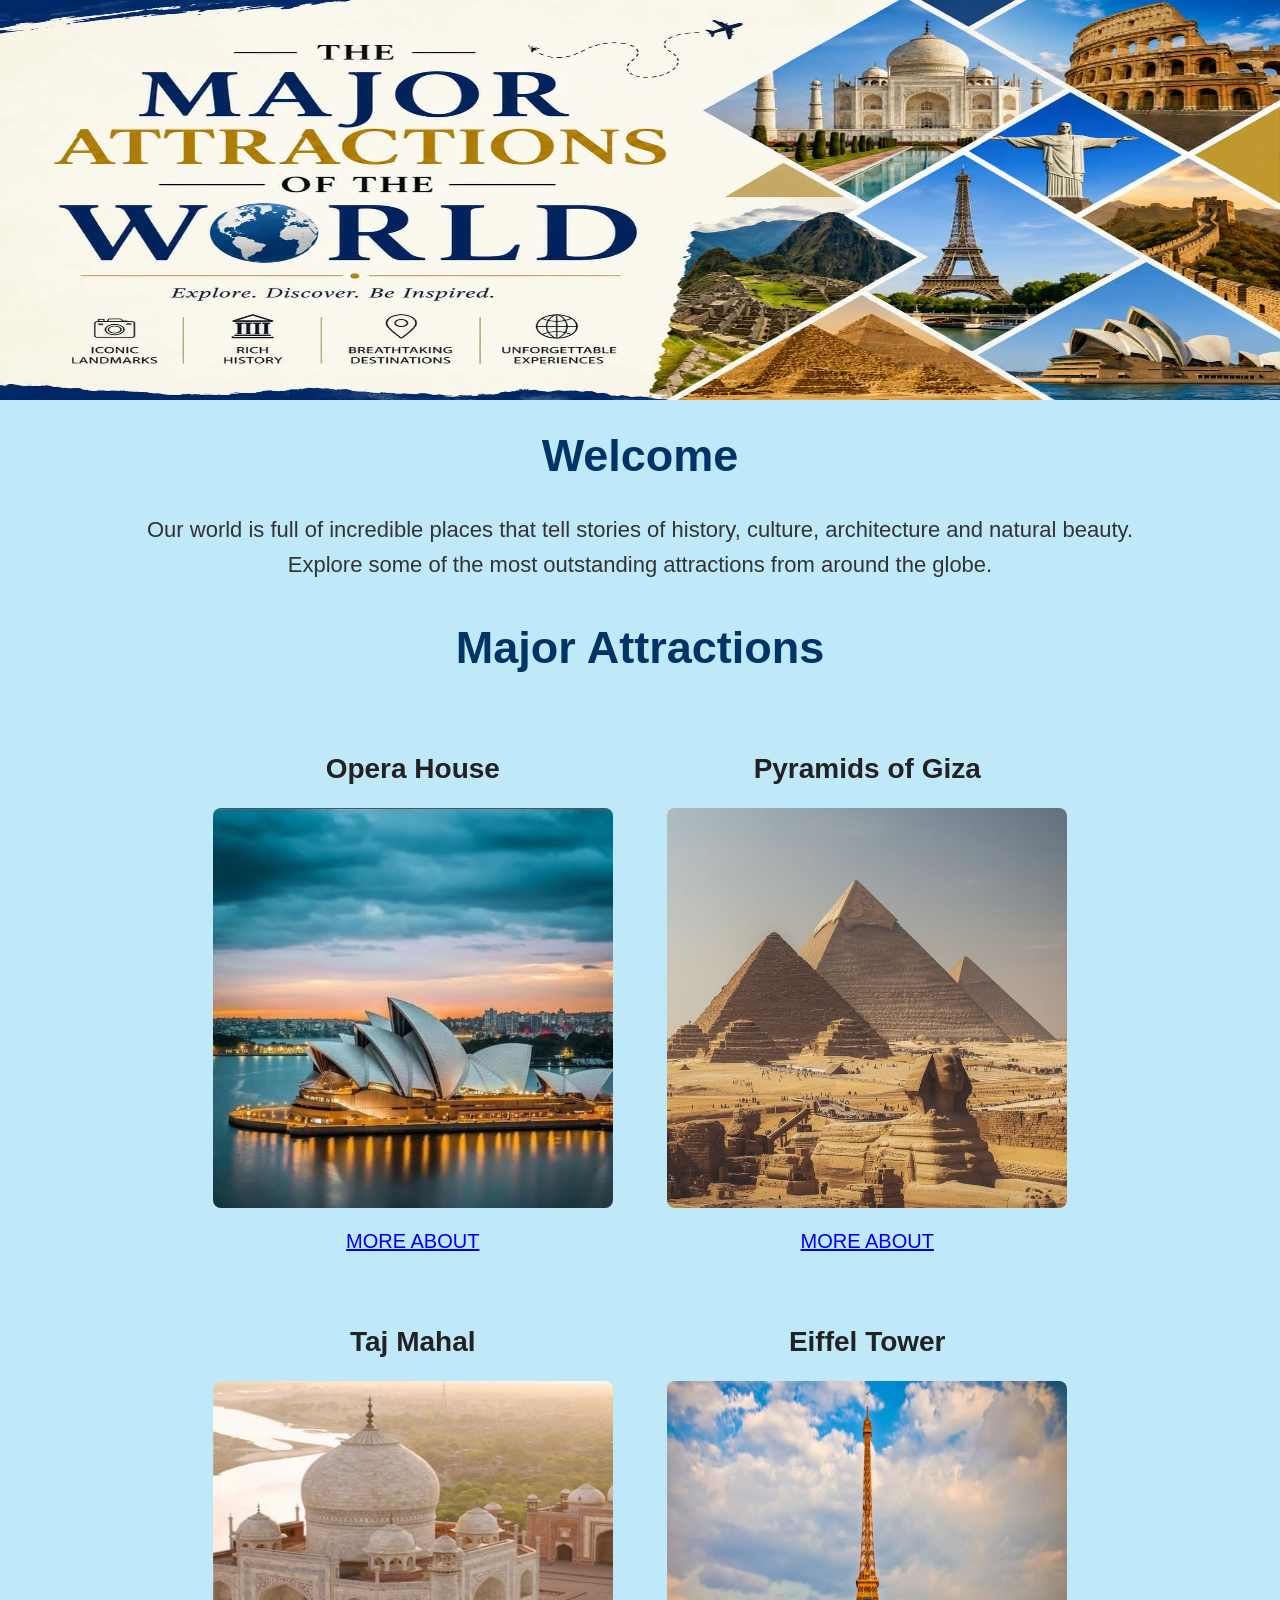
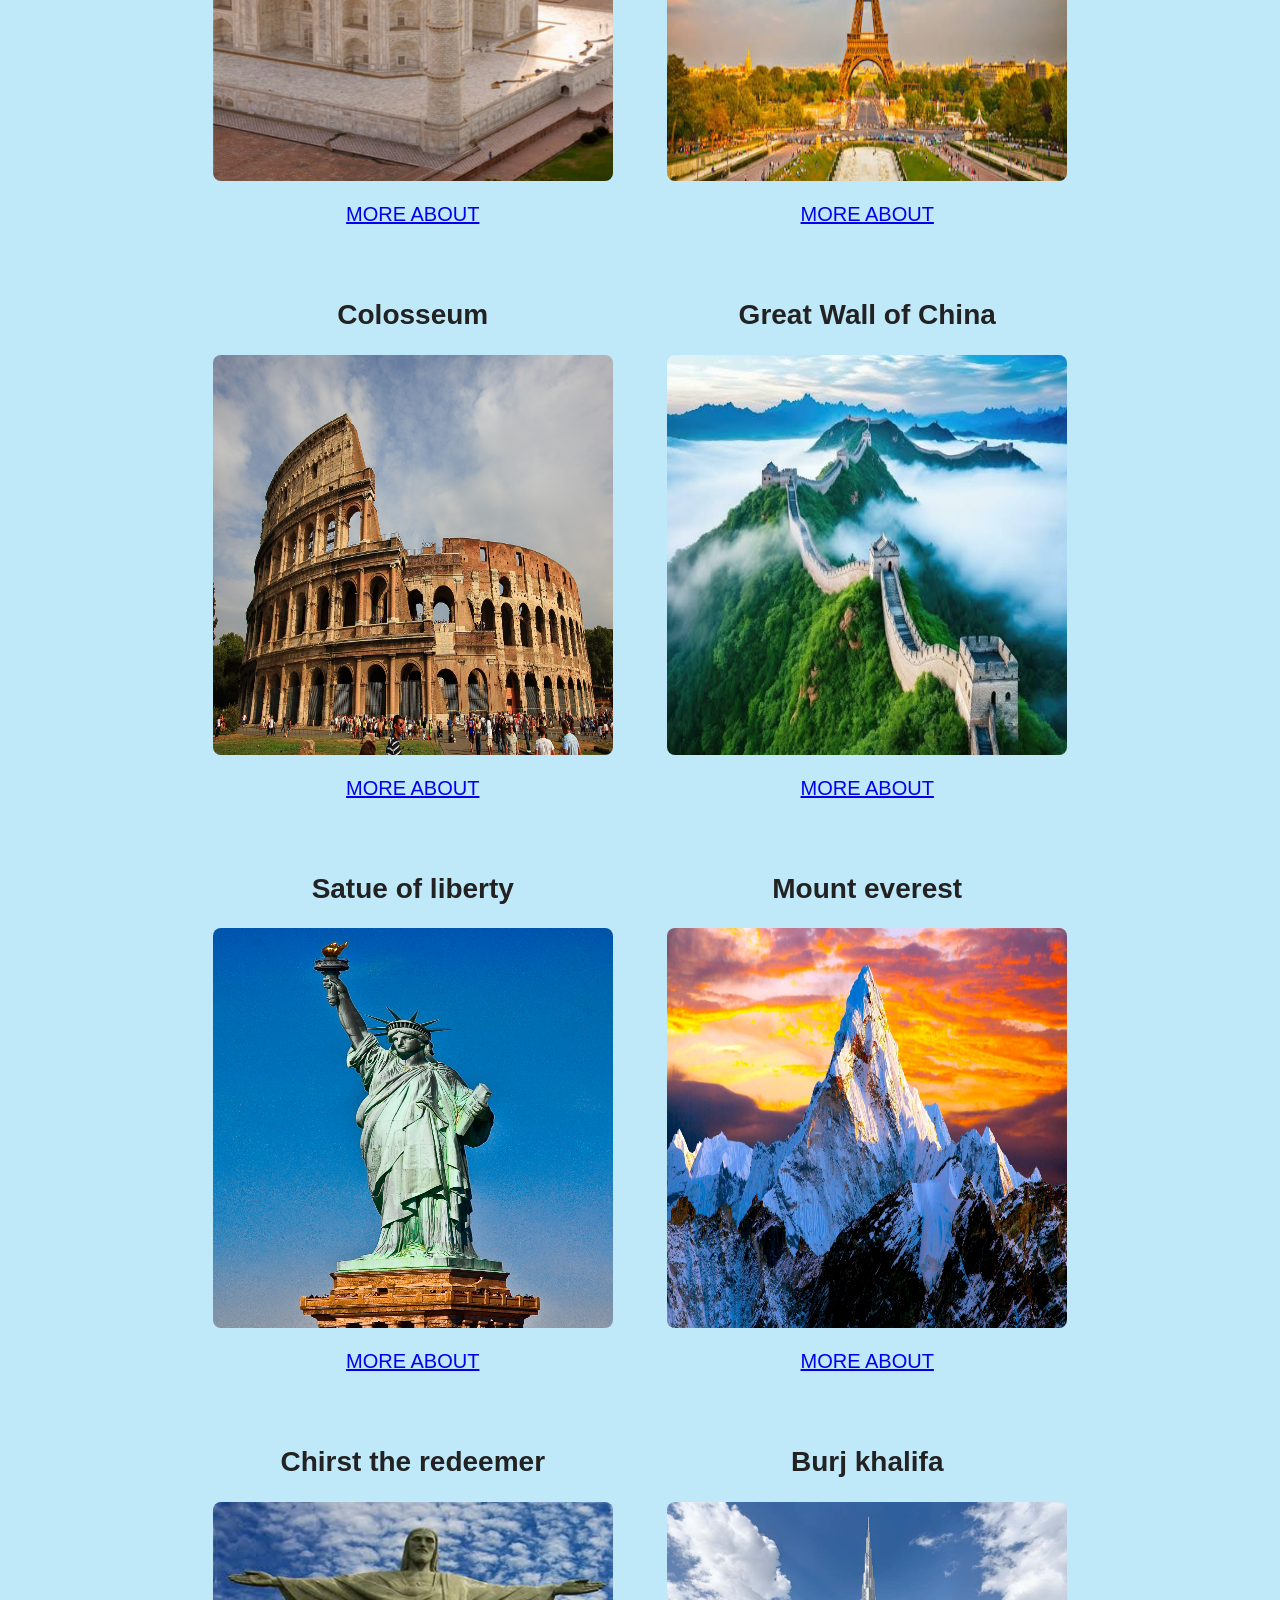
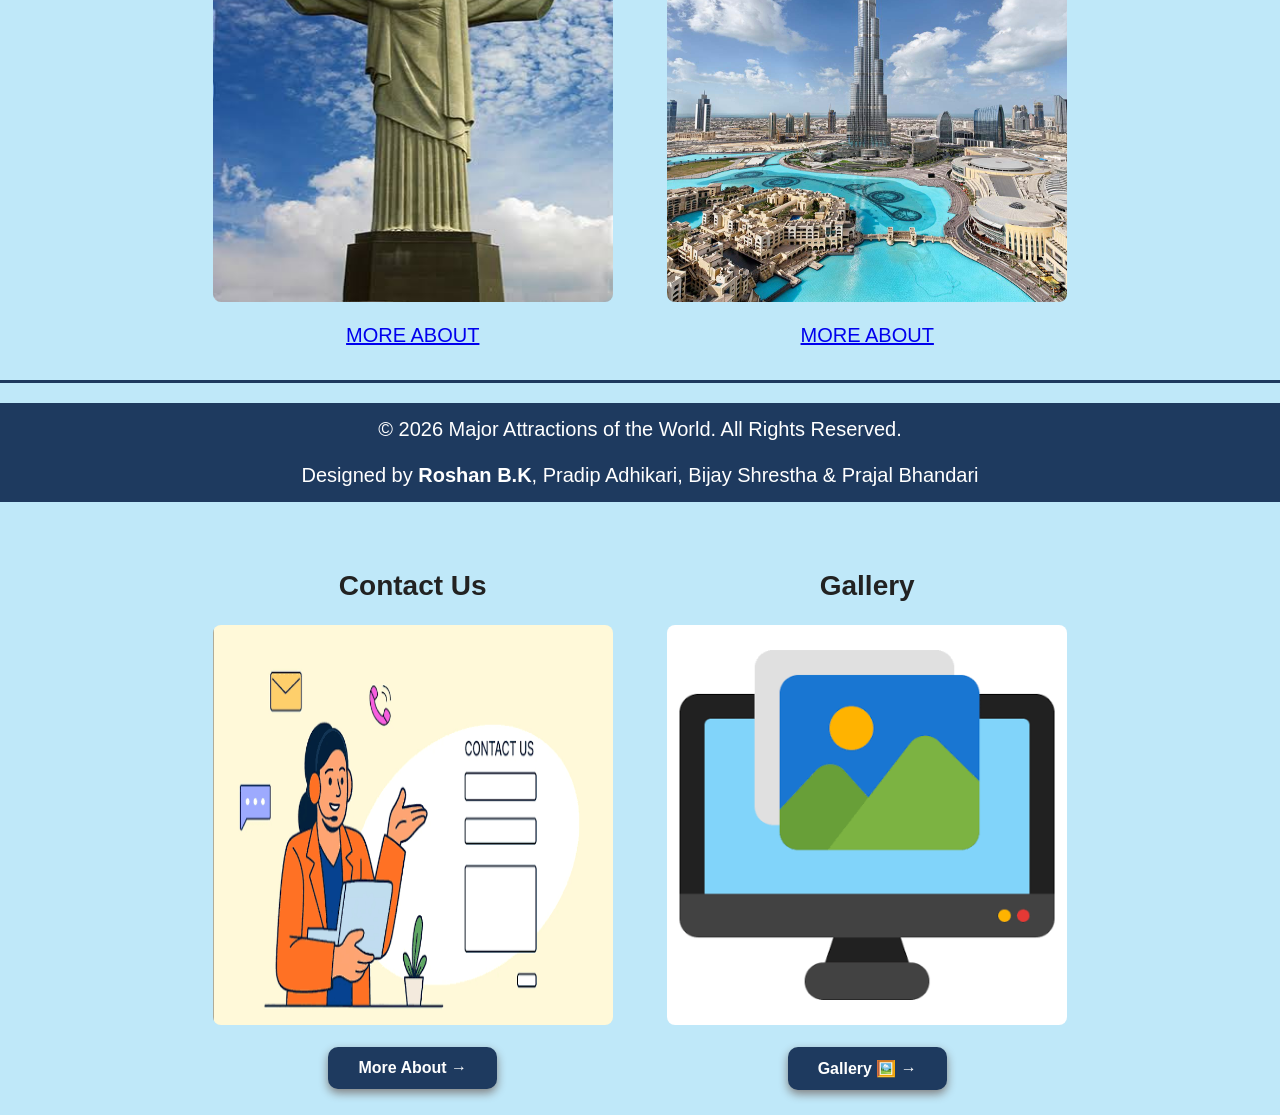
<file: Major attraction/resources/pages/index.html>
<!DOCTYPE html>
<html>

<head>
    <title>Major Attractions of the World</title>
    <link rel="stylesheet" href="../css/homepage.css">
</head>

<body>

    <!-- Banner -->
    <img class="banner" src="../images/image.jpg" alt="Major Attractions">

    <!-- Welcome -->
    <h1 class="welcome">Welcome</h1>

    <p class="N">
        Our world is full of incredible places that tell stories of history,
        culture, architecture and natural beauty.
        <br>
        Explore some of the most outstanding attractions from around the globe.
    </p>

    <!-- Title -->
    <h1 class="title">Major Attractions</h1>

    <div class="places">

        <div class="place">
            <h2>Opera House</h2>
            <img src="../images/opera.jpg" alt="Opera House">
            <br><br>
            <a href="opera.html">MORE ABOUT</a>
        </div>

        <div class="place">
            <h2>Pyramids of Giza</h2>
            <img src="../images/pyramid.jpg" alt="Pyramids of Giza">
            <br><br>
            <a href="pyramid.html">MORE ABOUT</a>
        </div>

        <div class="place">
            <h2>Taj Mahal</h2>
            <img src="../images/tajmahal.jpg" alt="Taj Mahal">
            <br><br>
            <a href="tajmahal.html">MORE ABOUT</a>
        </div>

        <div class="place">
            <h2>Eiffel Tower</h2>
            <img src="../images/eiffel-tower.jpg" alt="Eiffel Tower">
            <br><br>
            <a href="eiffel.html">MORE ABOUT</a>
        </div>

        <div class="place">
            <h2>Colosseum</h2>
            <img src="../images/colosseum.jpg" alt="Colosseum">
            <br><br>
            <a href="colosseum.html">MORE ABOUT</a>
        </div>

        <div class="place">
            <h2>Great Wall of China</h2>
            <img src="../images/greatwall.jpg" alt="Great Wall of China">
            <br><br>
            <a href="greatwall.html">MORE ABOUT</a>
        </div>

           <div class="place">
            <h2>Satue of liberty</h2>
            <img src="../images/liberty.jpg" alt="Staue of liberty">
            <br><br>
            <a href="greatwall.html">MORE ABOUT</a>
        </div>

           <div class="place">
            <h2>Mount everest</h2>
            <img src="../images/mounteverest.jpg" alt="Mount Everest">
            <br><br>
            <a href="mounteverest.html">MORE ABOUT</a>
        </div>

        <div class="place">
            <h2>Chirst the redeemer</h2>
            <img src="../images/Chirst-the-redeemer.jpg" alt="Mount Everest">
            <br><br>
            <a href="redeemer.html">MORE ABOUT</a>
    </div>

    <div class="place">
        <h2>Burj khalifa</h2>
        <img src="../images/Burj-khalifa.jpg" alt="Burj khalifa">
        <br><br>
        <a href="Burj-khalifa.html">MORE ABOUT</a>
    </div>
    <hr color="#1E3A5F" size="3">

<center>

<p style="background:#1E3A5F; color:white; padding:15px; font-size:20px;">

© 2026 Major Attractions of the World. All Rights Reserved.

<br><br>

Designed by <b>Roshan B.K</b>, Pradip Adhikari, Bijay Shrestha & Prajal Bhandari

</p>

</center>

<div class="place">
    <h2>Contact Us</h2>

    <img src="../images/contact.png" alt="Contact Us">

    <br><br>

    <a href="Contact-us.html">
        <button style="background:#1e3a5f; color:white; border:none; padding:12px 30px; border-radius:10px; font-size:16px; font-weight:bold; box-shadow:0px 4px 10px gray; cursor:pointer;">
            More About →
        </button>
    </a>
</div>

<div class="place">
    <h2>Gallery</h2>

    <img src="..//images/gallery.png" alt="Gallery">

    <br><br>

<a href="Gallery.html">
    <button style="
        background:#1e3a5f;
        color:white;
        border:none;
        padding:12px 30px;
        border-radius:10px;
        font-size:16px;
        font-weight:bold;
        box-shadow:0px 4px 10px gray;
        cursor:pointer;
    ">
        Gallery 🖼️ →
    </button>
</a>
</a>
</div>

</body>

</html>
</file>
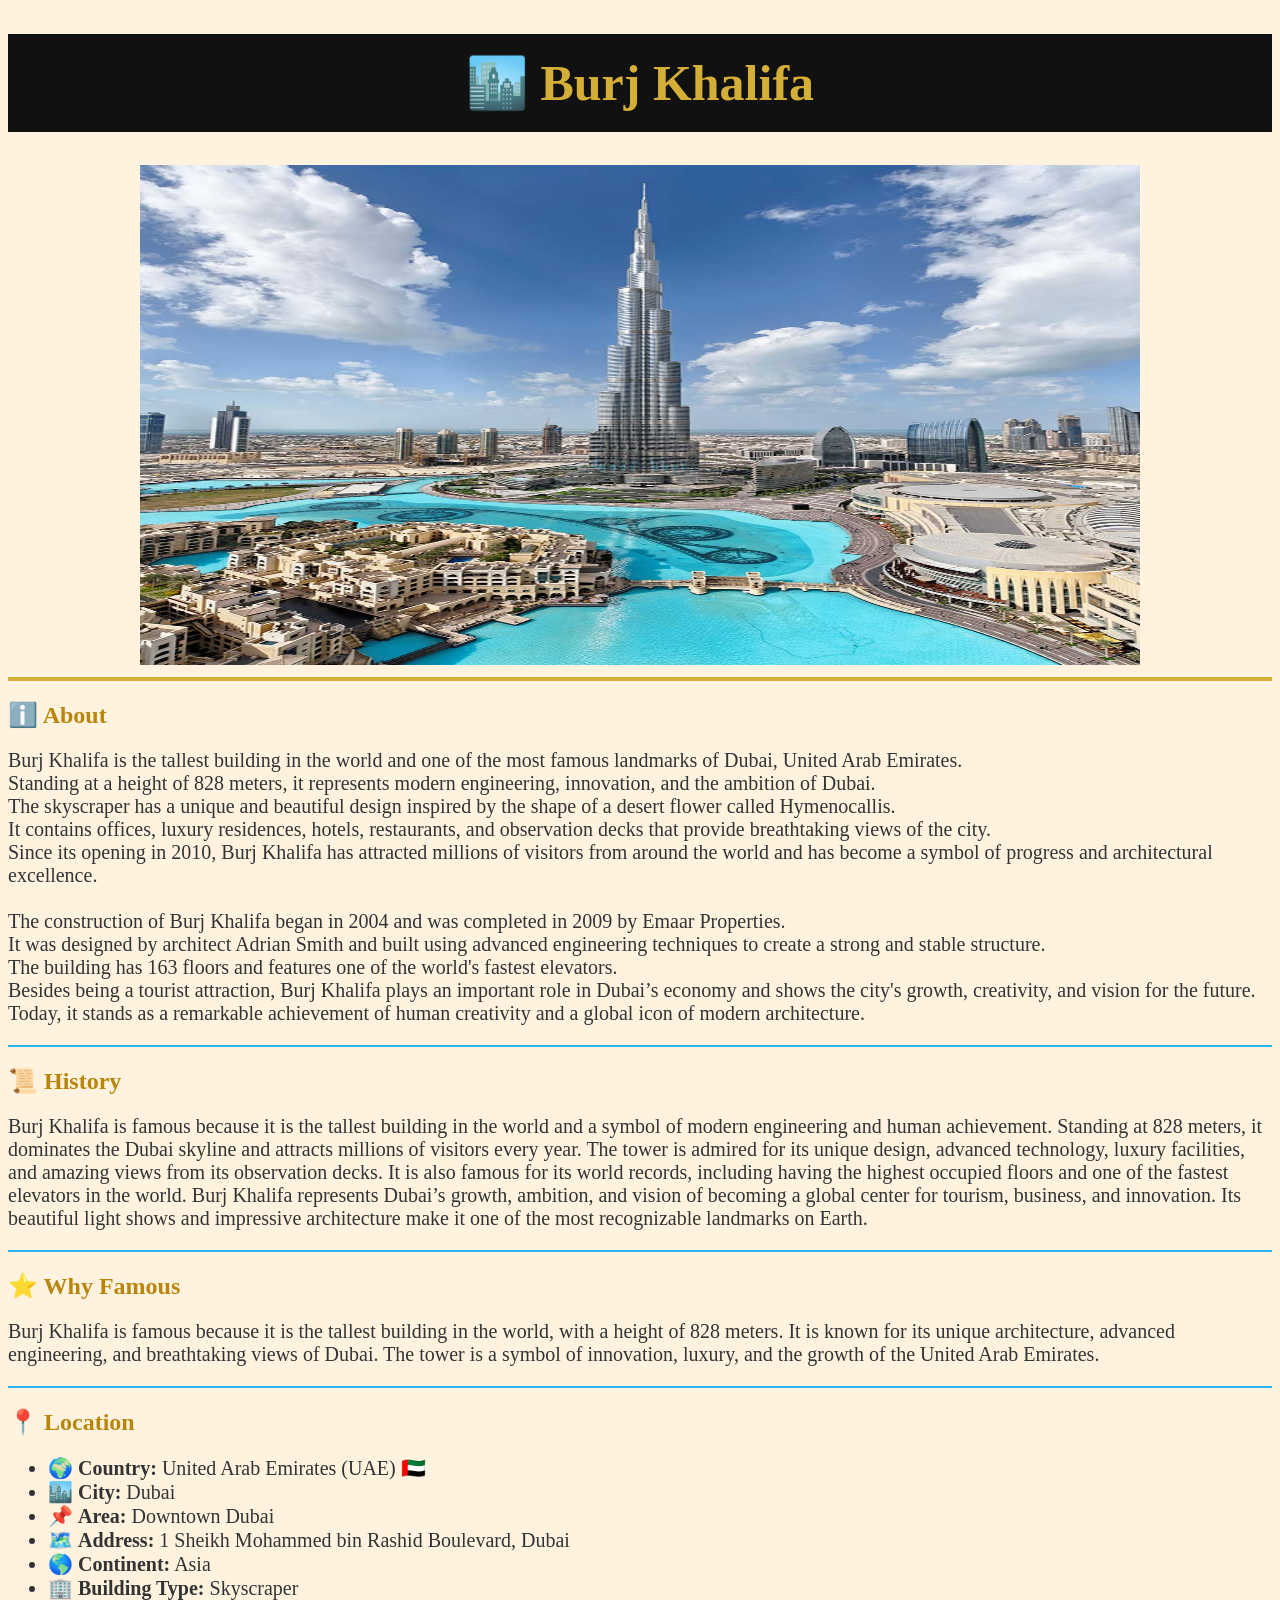
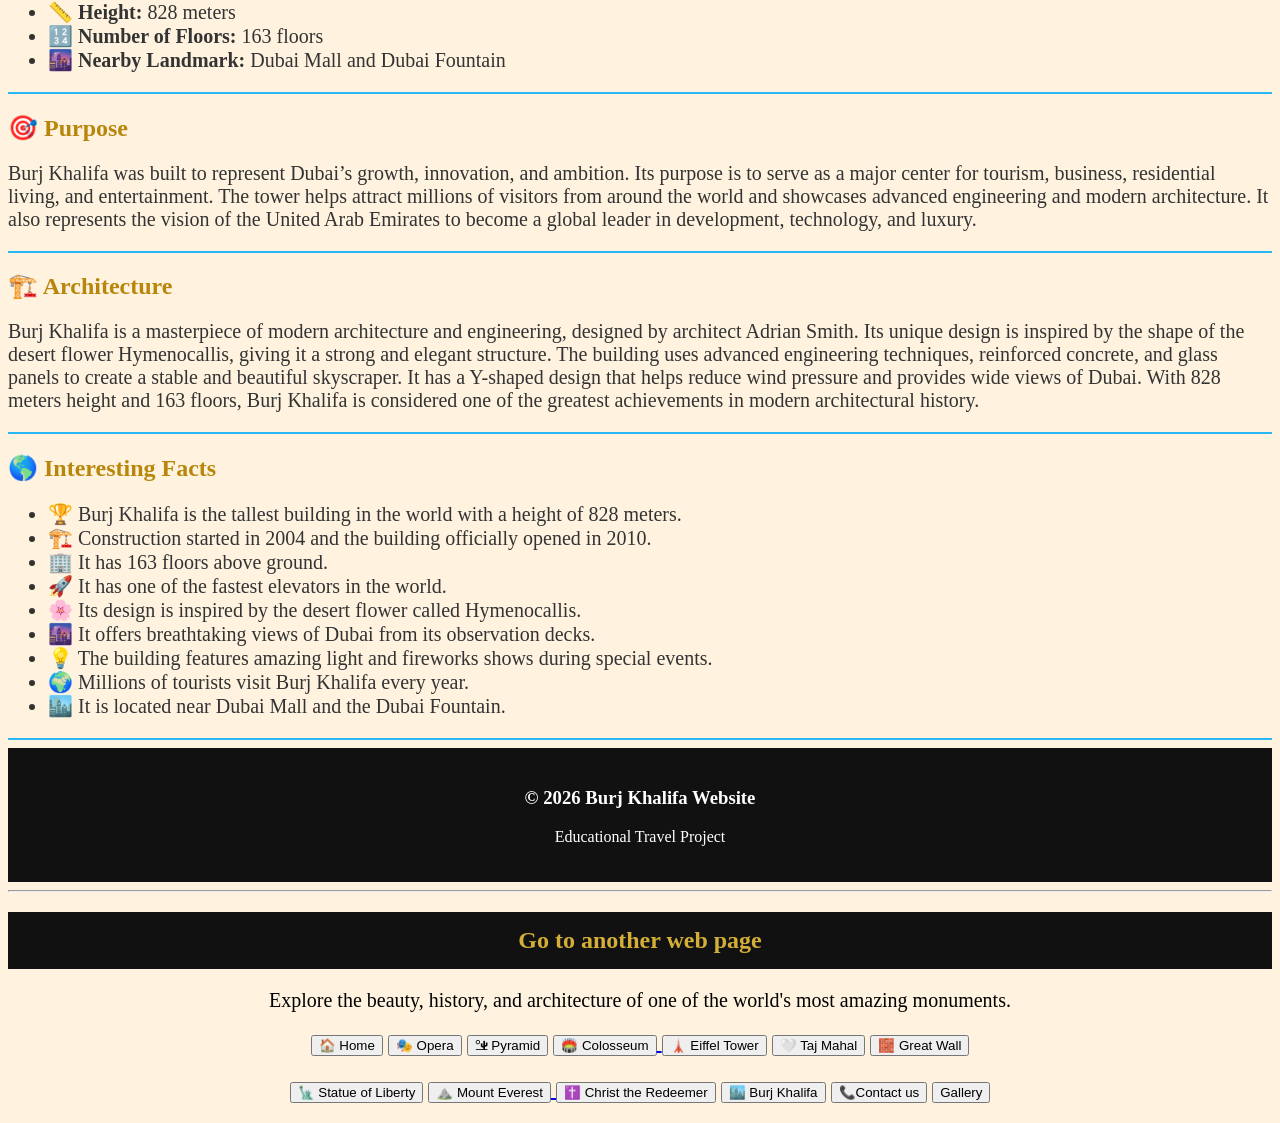
<file: Major attraction/resources/pages/Burj-khalifa.html>
<!DOCTYPE html>
<html>
<head>
    <title>Burj Khalifa</title>
</head>

<body bgcolor="#FFF3E0">

    <!-- Header -->
    <center>
        <h1 style="background:#111111; color:#D4AF37; padding:20px; font-size:50px;">
            🏙️ Burj Khalifa
        </h1>

        <img src="../images/Burj-khalifa.jpg" width="1000" height="500" >
            
    </center>

    <hr color="#D4AF37" size="4">

     <!-- About -->
    <h2 style="color:#B8860B;">ℹ️ About</h2>
    <p style="font-size:20px; color:#333333;">

Burj Khalifa is the tallest building in the world and one of the most famous landmarks of Dubai, United Arab Emirates.<br>
Standing at a height of 828 meters, it represents modern engineering, innovation, and the ambition of Dubai.<br>
The skyscraper has a unique and beautiful design inspired by the shape of a desert flower called Hymenocallis.<br>
It contains offices, luxury residences, hotels, restaurants, and observation decks that provide breathtaking views of the city.<br>
Since its opening in 2010, Burj Khalifa has attracted millions of visitors from around the world and has become a symbol of progress and architectural excellence.<br><br>

The construction of Burj Khalifa began in 2004 and was completed in 2009 by Emaar Properties.<br>
It was designed by architect Adrian Smith and built using advanced engineering techniques to create a strong and stable structure.<br>
The building has 163 floors and features one of the world's fastest elevators.<br>
Besides being a tourist attraction, Burj Khalifa plays an important role in Dubai’s economy and shows the city's growth, creativity, and vision for the future.<br>
Today, it stands as a remarkable achievement of human creativity and a global icon of modern architecture.

</p>
    <hr color="#29B6F6">


    <!-- History -->
    <h2 style="color:#B8860B;">📜 History</h2>

    <p style="font-size:20px; color:#333333;">
        Burj Khalifa is famous because it is the tallest building in the world and a symbol of modern engineering and human achievement. Standing at 828 meters, it dominates the Dubai skyline and attracts millions of visitors every year. The tower is admired for its unique design, advanced technology, luxury facilities, and amazing views from its observation decks. It is also famous for its world records, including having the highest occupied floors and one of the fastest elevators in the world. Burj Khalifa represents Dubai’s growth, ambition, and vision of becoming a global center for tourism, business, and innovation. Its beautiful light shows and impressive architecture make it one of the most recognizable landmarks on Earth.
    </p>

    <hr color="#29B6F6">


    <!-- Why Famous -->
    <h2 style="color:#B8860B;">⭐ Why Famous</h2>

    <p style="font-size:20px; color:#333333;">
       Burj Khalifa is famous because it is the tallest building in the world, with a height of 828 meters. It is known for its unique architecture, advanced engineering, and breathtaking views of Dubai. The tower is a symbol of innovation, luxury, and the growth of the United Arab Emirates.
    </p>

    <hr color="#29B6F6">


    <!-- Location -->

    <h2 style="color:#B8860B;">📍 Location</h2>

<ul style="font-size:20px; color:#333333;">
    <li>🌍 <b>Country:</b> United Arab Emirates (UAE) 🇦🇪</li>
    <li>🏙️ <b>City:</b> Dubai</li>
    <li>📌 <b>Area:</b> Downtown Dubai</li>
    <li>🗺️ <b>Address:</b> 1 Sheikh Mohammed bin Rashid Boulevard, Dubai</li>
    <li>🌎 <b>Continent:</b> Asia</li>
    <li>🏢 <b>Building Type:</b> Skyscraper</li>
    <li>📏 <b>Height:</b> 828 meters</li>
    <li>🔢 <b>Number of Floors:</b> 163 floors</li>
    <li>🌆 <b>Nearby Landmark:</b> Dubai Mall and Dubai Fountain</li>
</ul>

    <hr color="#29B6F6">


    <!-- Purpose -->
    <h2 style="color:#B8860B;">🎯 Purpose</h2>

    <p style="font-size:20px; color:#333333;">
       Burj Khalifa was built to represent Dubai’s growth, innovation, and ambition. Its purpose is to serve as a major center for tourism, business, residential living, and entertainment. The tower helps attract millions of visitors from around the world and showcases advanced engineering and modern architecture. It also represents the vision of the United Arab Emirates to become a global leader in development, technology, and luxury.
    </p>

    <hr color="#29B6F6">


    <!-- Architecture -->
    <h2 style="color:#B8860B;">🏗️ Architecture</h2>

    <p style="font-size:20px; color:#333333;">
       Burj Khalifa is a masterpiece of modern architecture and engineering, designed by architect Adrian Smith. Its unique design is inspired by the shape of the desert flower Hymenocallis, giving it a strong and elegant structure. The building uses advanced engineering techniques, reinforced concrete, and glass panels to create a stable and beautiful skyscraper. It has a Y-shaped design that helps reduce wind pressure and provides wide views of Dubai. With 828 meters height and 163 floors, Burj Khalifa is considered one of the greatest achievements in modern architectural history.
    </p>
 <hr color="#29B6F6">


    <!-- Interesting Facts -->
  <h2 style="color:#B8860B;">🌎 Interesting Facts</h2>

<ul style="font-size:20px; color:#333333;">
    <li>🏆 Burj Khalifa is the tallest building in the world with a height of 828 meters.</li>
    <li>🏗️ Construction started in 2004 and the building officially opened in 2010.</li>
    <li>🏢 It has 163 floors above ground.</li>
    <li>🚀 It has one of the fastest elevators in the world.</li>
    <li>🌸 Its design is inspired by the desert flower called Hymenocallis.</li>
    <li>🌆 It offers breathtaking views of Dubai from its observation decks.</li>
    <li>💡 The building features amazing light and fireworks shows during special events.</li>
    <li>🌍 Millions of tourists visit Burj Khalifa every year.</li>
    <li>🏙️ It is located near Dubai Mall and the Dubai Fountain.</li>
</ul>

   <hr color="#29B6F6">


    <!-- Footer -->
    <center>
        <div style="background:#111111; color:white; padding:20px;">
            <h3>© 2026 Burj Khalifa Website</h3>
            <p>Educational Travel Project</p>
        </div>
    </center>
    <hr>

     <center>
        <h2 style="background:#111111; color:#D4AF37; padding:15px;">
            Go to another web page
        </h2>

        <p style="font-size:20px;">
         Explore the beauty, history, and architecture of one of the world's
most amazing monuments.
        </p>

        <p style="font-size:20px;">
<a href="..//pages/index.html"><button>🏠 Home</button></a>
<a href="..//pages/opera.html"><button>🎭 Opera</button></a> 
<a href="..//pages/pyramid.html"><button>🏜 Pyramid</button></a> 
<a href="..//pages/colosseum.html"><button>🏟️ Colosseum</button>
</a> <a href="..//pages/eiffel.html"><button>🗼 Eiffel Tower</button></a> 
<a href="..//pages/tajmahal.html"><button>🤍 Taj Mahal</button></a> 
<a href="..//pages/greatwall.html"><button>🧱 Great Wall</button></a> <br><br>
 <a href="..//pages/liberty.html"><button>🗽 Statue of Liberty</button></a> 
 <a href="..//pages/mounteverest.html"><button>⛰️ Mount Everest</button>
</a> <a href="..//pages/redeemer.html"><button>✝️ Christ the Redeemer</button></a> 
<a href="..//pages/Burj-khalifa.html"><button>🏙️ Burj Khalifa</button></a>
<a href="..//pages/Contact-us.html"><button>📞Contact us</button></a>
<a href="../pages/gallery.html"> <button>Gallery</button>
</a>
</center>
</div>
        </p>

    </center>

</body>
</html>
</file>
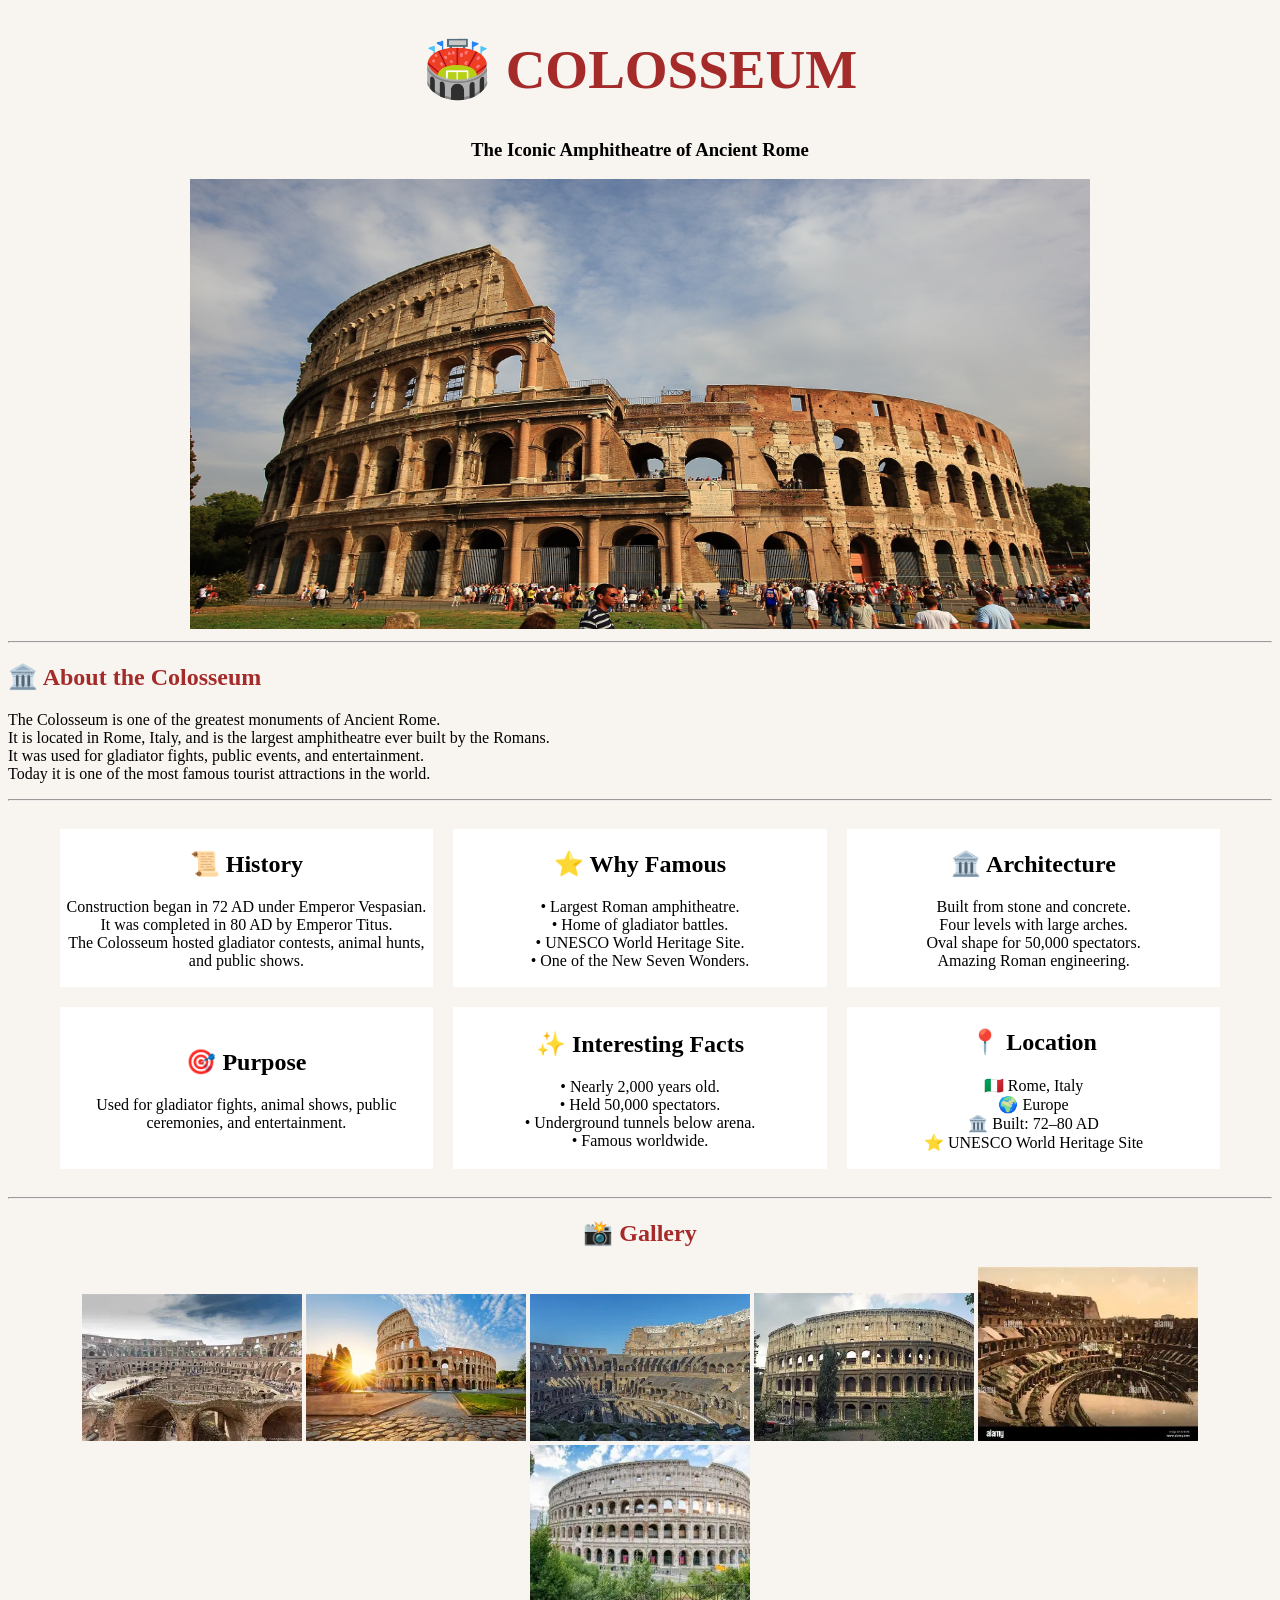
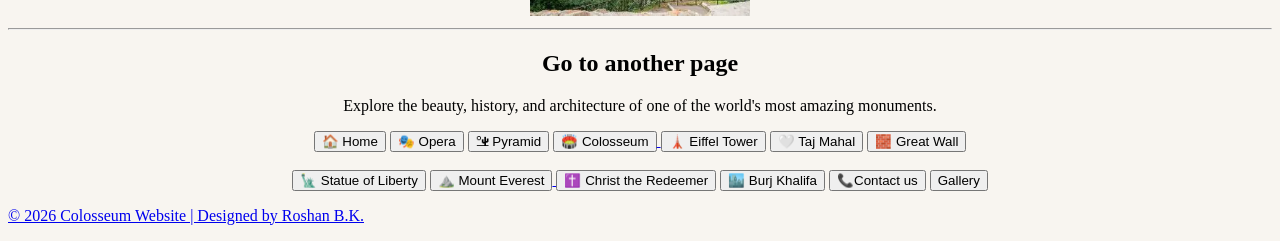
<file: Major attraction/resources/pages/colosseum.html>
<!DOCTYPE html>
<html>
<head>
    <title>Colosseum</title>
</head>

<body bgcolor="#F8F5F0">

<center>

<h1 style="color:brown; font-size:55px;">🏟️ COLOSSEUM</h1>
<h3>The Iconic Amphitheatre of Ancient Rome</h3>

<img src="../images/colosseum.jpg"
width="900"
height="450">

</center>

<hr>

<h2 style="color:brown;">🏛️ About the Colosseum</h2>

<p>
The Colosseum is one of the greatest monuments of Ancient Rome.<br>
It is located in Rome, Italy, and is the largest amphitheatre ever built by the Romans.<br>
It was used for gladiator fights, public events, and entertainment.<br>
Today it is one of the most famous tourist attractions in the world.
</p>

<hr>

<center>

<table width="95%" cellspacing="20">

<tr>

<td width="33%" bgcolor="white" align="center">
<h2>📜 History</h2>

<p>
Construction began in 72 AD under Emperor Vespasian.<br>
It was completed in 80 AD by Emperor Titus.<br>
The Colosseum hosted gladiator contests,
animal hunts, and public shows.
</p>

</td>

<td width="33%" bgcolor="white" align="center">

<h2>⭐ Why Famous</h2>

<p>
• Largest Roman amphitheatre.<br>
• Home of gladiator battles.<br>
• UNESCO World Heritage Site.<br>
• One of the New Seven Wonders.
</p>

</td>

<td width="33%" bgcolor="white" align="center">

<h2>🏛️ Architecture</h2>

<p>
Built from stone and concrete.<br>
Four levels with large arches.<br>
Oval shape for 50,000 spectators.<br>
Amazing Roman engineering.
</p>

</td>

</tr>

<tr>

<td bgcolor="white" align="center">

<h2>🎯 Purpose</h2>

<p>
Used for gladiator fights,
animal shows,
public ceremonies,
and entertainment.
</p>

</td>

<td bgcolor="white" align="center">

<h2>✨ Interesting Facts</h2>

<p>
• Nearly 2,000 years old.<br>
• Held 50,000 spectators.<br>
• Underground tunnels below arena.<br>
• Famous worldwide.
</p>

</td>

<td bgcolor="white" align="center">

<h2>📍 Location</h2>

<p>
🇮🇹 Rome, Italy<br>
🌍 Europe<br>
🏛️ Built: 72–80 AD<br>
⭐ UNESCO World Heritage Site
</p>

</td>

</tr>

</table>

</center>

<hr>

<center>

<h2 style="color:brown;">📸 Gallery</h2>

<img src="../images/colosseum1.webp" width="220">
<img src="../images/colosseum2.webp" width="220">
<img src="../images/colosseum3.webp" width="220">
<img src="../images/colosseum4.webp" width="220">
<img src="../images/colosseum5.webp" width="220">
<img src="../images/colosseum7.webp" width="220">

</center>

<hr>

<center>
<div class="discover">
<h2>Go to another page</h2>
<p>
Explore the beauty, history, and architecture of one of the world's
most amazing monuments.
</p>

<a href="..//pages/index.html"><button>🏠 Home</button></a>
<a href="..//pages/opera.html"><button>🎭 Opera</button></a> 
<a href="..//pages/pyramid.html"><button>🏜 Pyramid</button></a> 
<a href="..//pages/colosseum.html"><button>🏟️ Colosseum</button>
</a> <a href="..//pages/eiffel.html"><button>🗼 Eiffel Tower</button></a> 
<a href="..//pages/tajmahal.html"><button>🤍 Taj Mahal</button></a> 
<a href="..//pages/greatwall.html"><button>🧱 Great Wall</button></a> <br><br>
 <a href="..//pages/liberty.html"><button>🗽 Statue of Liberty</button></a> 
 <a href="..//pages/mounteverest.html"><button>⛰️ Mount Everest</button>
</a> <a href="..//pages/redeemer.html"><button>✝️ Christ the Redeemer</button></a> 
<a href="..//pages/Burj-khalifa.html"><button>🏙️ Burj Khalifa</button></a>
<a href="..//pages/Contact-us.html"><button>📞Contact us</button></a>
<a href="../pages/gallery.html"> <button>Gallery</button>
</div>
</center>

<p>
© 2026 Colosseum Website | Designed by Roshan B.K.
</p>

</center>

</body>
</html>
</file>
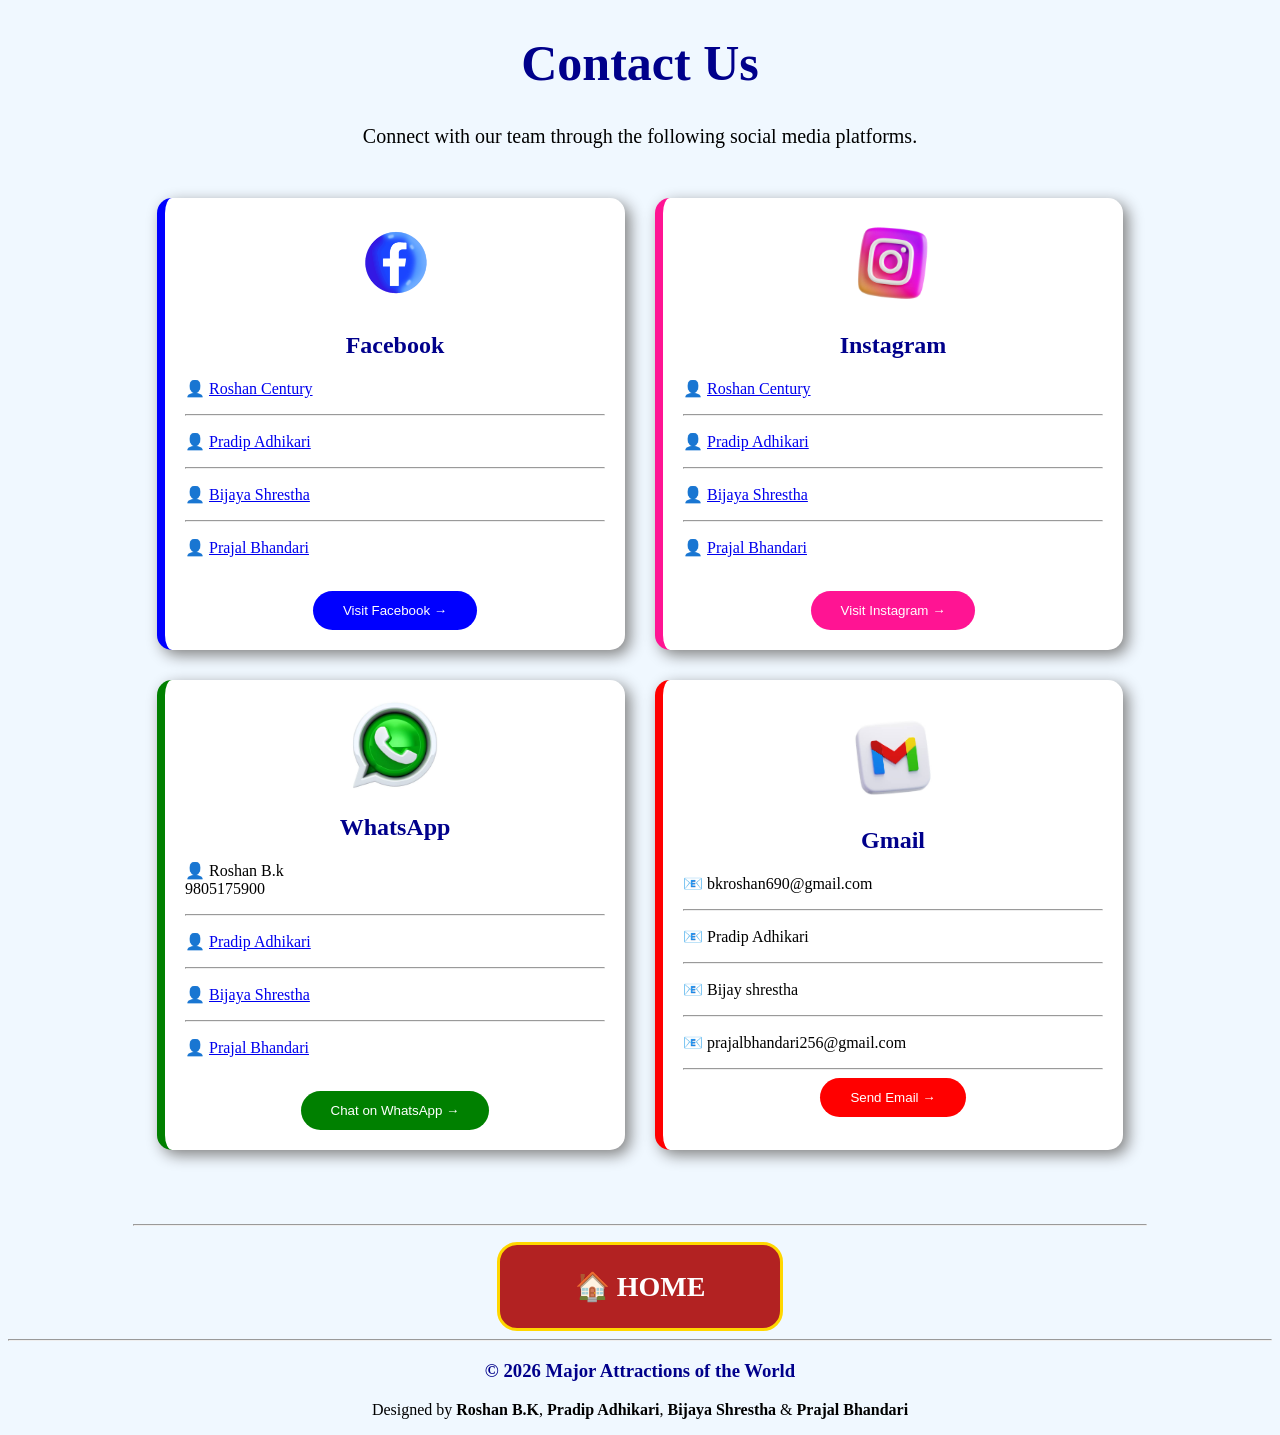
<file: Major attraction/resources/pages/Contact-us.html>
<!DOCTYPE html>
<html>

<head>
    <title>Contact Us</title>
</head>

<body bgcolor="aliceblue">

<center>

<h1 style="font-size:50px; color:darkblue;">Contact Us</h1>

<p style="font-size:20px;">
Connect with our team through the following social media platforms.
</p>

<table border="0" cellspacing="30">

<tr>

<!-- Facebook -->

<td style="background:white; border-left:8px solid blue; border-radius:15px; box-shadow:5px 5px 15px gray; padding:20px;" width="420">

<center>
<img src="../images/facebook.png" width="90">
<h2 style="color:darkblue;">Facebook</h2>
</center>

<p>👤 <a href="#">Roshan Century</a></p>
<hr>

<p>👤 <a href="#">Pradip Adhikari</a></p>
<hr>

<p>👤 <a href="#">Bijaya Shrestha</a></p>
<hr>

<p>👤 <a href="#">Prajal Bhandari</a></p>

<br>

<center>
<button style="background:blue; color:white; border:none; padding:12px 30px; border-radius:25px;">
Visit Facebook →
</button>
</center>

</td>

<!-- Instagram -->

<td style="background:white; border-left:8px solid deeppink; border-radius:15px; box-shadow:5px 5px 15px gray; padding:20px;" width="420">

<center>
<img src="../images/instagram.jpg" width="90">
<h2 style="color:darkblue;">Instagram</h2>
</center>

<p>👤 <a href="#">Roshan Century</a></p>
<hr>

<p>👤 <a href="#">Pradip Adhikari</a></p>
<hr>

<p>👤 <a href="#">Bijaya Shrestha</a></p>
<hr>

<p>👤 <a href="#">Prajal Bhandari</a></p>

<br>

<center>
<button style="background:deeppink; color:white; border:none; padding:12px 30px; border-radius:25px;">
Visit Instagram →
</button>
</center>

</td>

</tr>

<tr>

<!-- WhatsApp -->

<td style="background:white; border-left:8px solid green; border-radius:15px; box-shadow:5px 5px 15px gray; padding:20px;" width="420">

<center>
<img src="../images/whatsapp.jpg" width="90">
<h2 style="color:darkblue;">WhatsApp</h2>
</center>

<p>👤 Roshan B.k<br>9805175900</p>
<hr>

<p>👤 <a href="#">Pradip Adhikari</a></p>
<hr>

<p>👤 <a href="#">Bijaya Shrestha</a></p>
<hr>

<p>👤 <a href="#">Prajal Bhandari</a></p>

<br>

<center>
<button style="background:green; color:white; border:none; padding:12px 30px; border-radius:25px;">
Chat on WhatsApp →
</button>
</center>

</td>

<!-- Gmail -->

<td style="background:white; border-left:8px solid red; border-radius:15px; box-shadow:5px 5px 15px gray; padding:20px;" width="420">

<center>
<img src="../images/gmail.jpg" width="90">
<h2 style="color:darkblue;">Gmail</h2>
</center>

<p>📧 bkroshan690@gmail.com
<hr>

<p>📧 Pradip Adhikari
<hr>

<p>📧 Bijay shrestha
<hr>

<p>📧 prajalbhandari256@gmail.com
    <hr>

<r>

<center>
<button style="background:red; color:white; border:none; padding:12px 30px; border-radius:25px;">
Send Email →
</button>
</center>

</td>

</tr>

</table>

<br><br>

<hr width="80%">


</center>

<center>
</p>

<a href="../pages/index.html" style="
    display:inline-block;
    width:280px;
    padding:25px 0;
    background:#B22222;
    color:white;
    font-size:28px;
    font-weight:bold;
    text-decoration:none;
    border:3px solid gold;
    border-radius:20px;
    text-align:center;
">
    🏠 HOME
</a>

</center>
</div>
<hr>

<center>

    <h3 style="color:darkblue;">
© 2026 Major Attractions of the World
</h3>
<p>
Designed by <b>Roshan B.K</b>,
<b>Pradip Adhikari</b>,
<b>Bijaya Shrestha</b> &
<b>Prajal Bhandari</b>
</p>
</center>

</body>

</html>
</file>
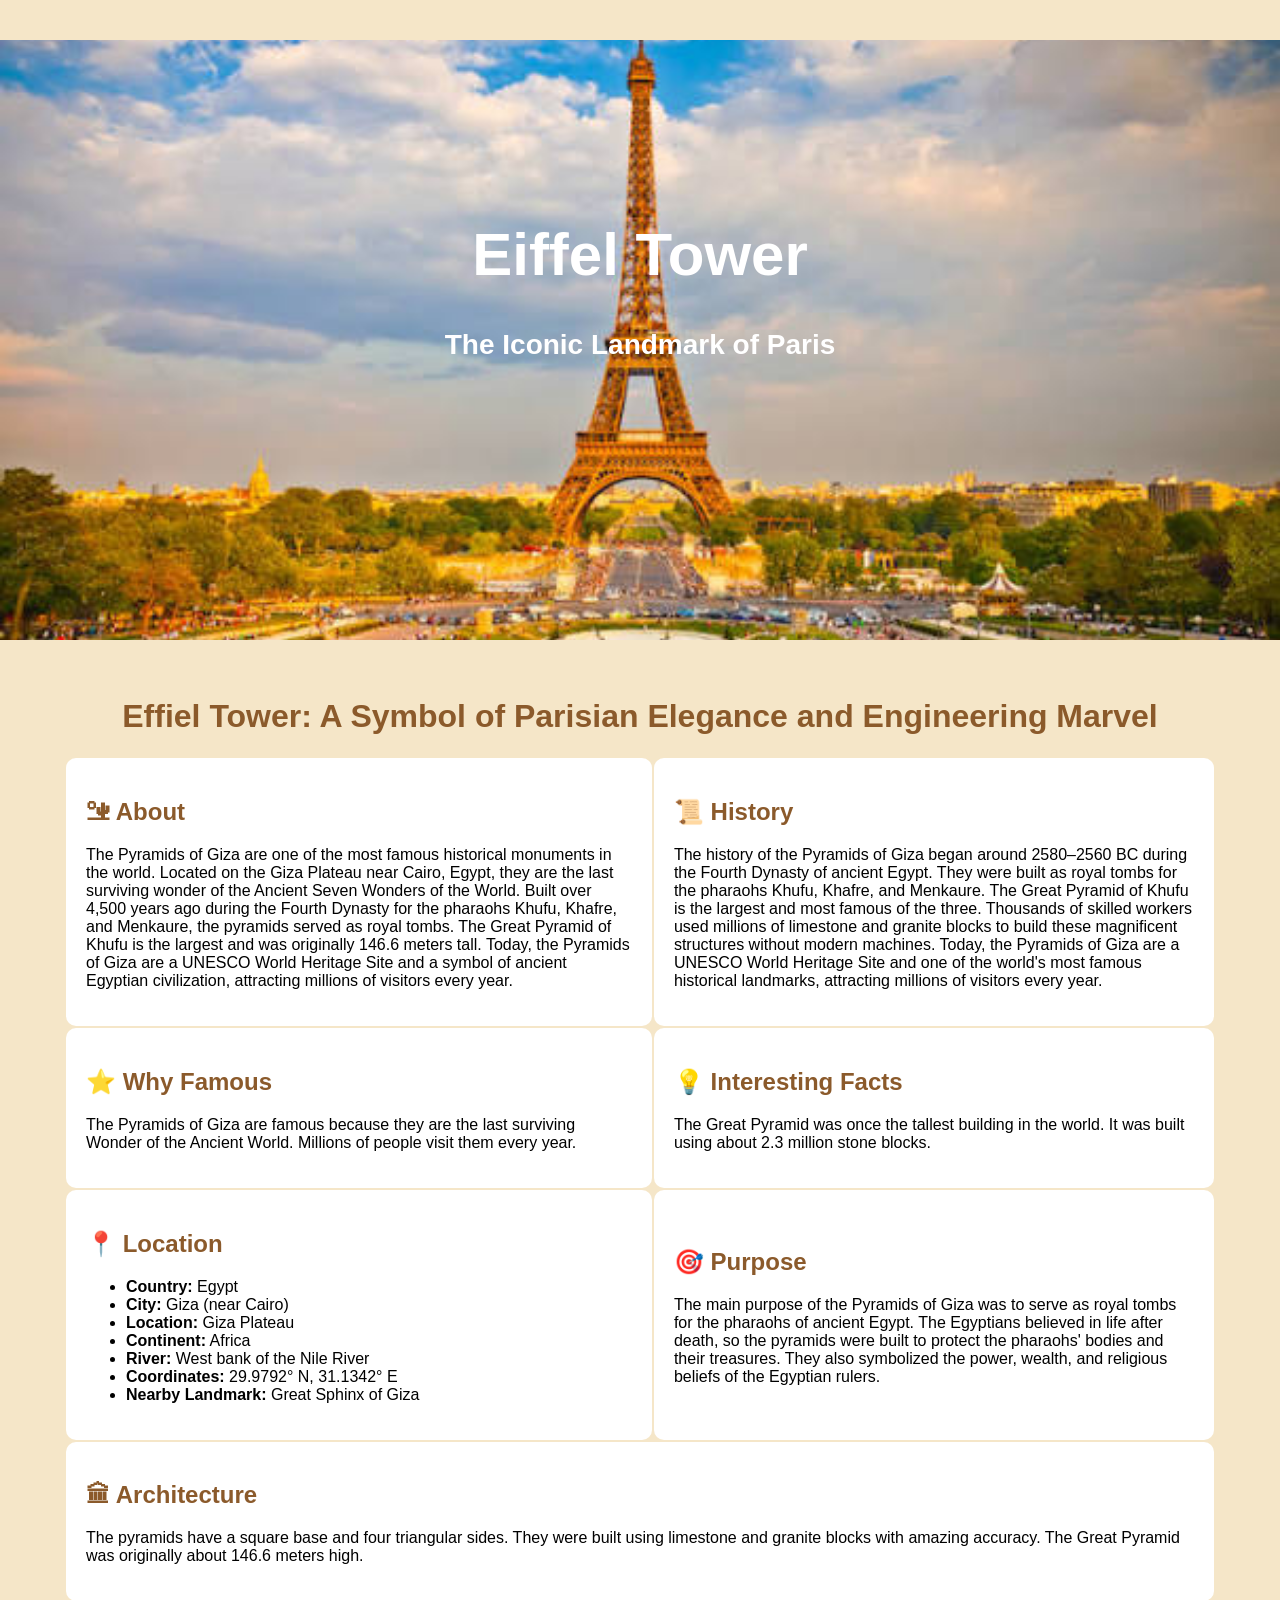
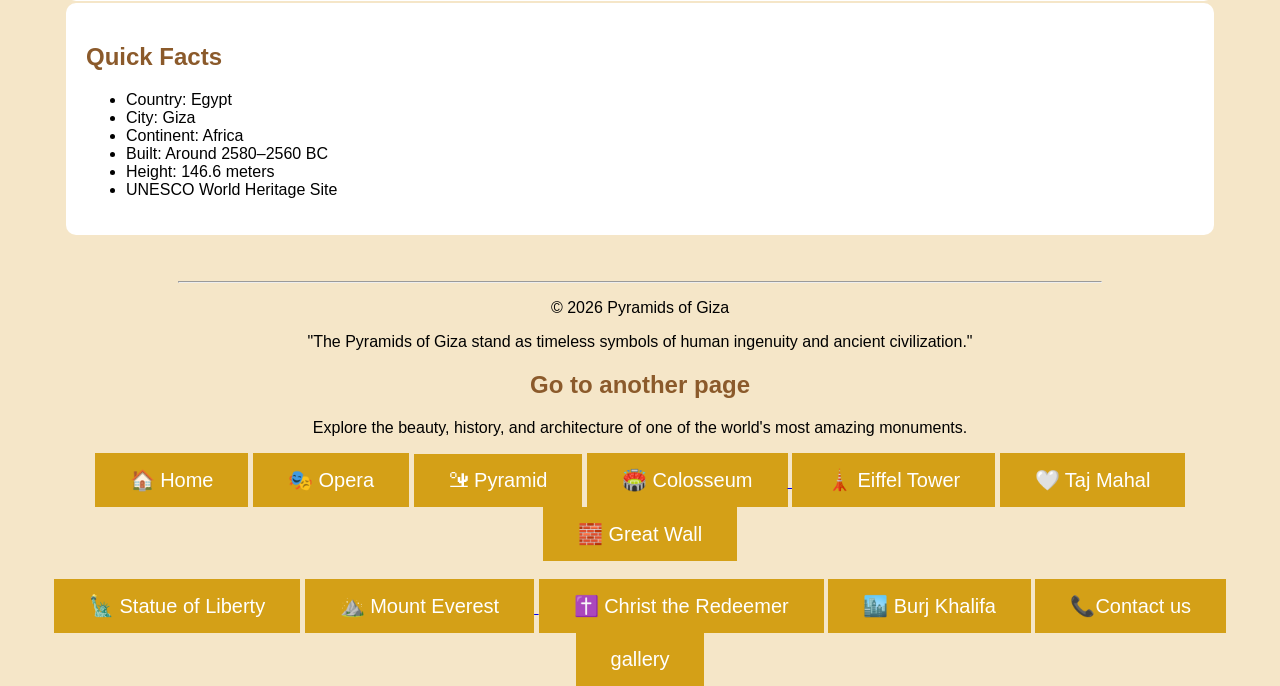
<file: Major attraction/resources/pages/eiffel.html>
<!DOCTYPE html>
<html>

<head>

<title>Eiffel Tower</title>

<style>

body{
    margin:0;
    background:#F5E6C8;
    font-family:Arial;
}

.hero{
    width:100%;
    height:600px;
    background-image:url("../images/eiffel-tower.jpg");
    background-size:cover;
    background-position:center;
    text-align:center;
    color:white;
}

.hero h1{
    padding-top:180px;
    font-size:60px;
}

.hero h3{
    font-size:28px;
}

button{
    background:#D4A017;
    color:white;
    border:none;
    padding:15px 35px;
    font-size:20px;
}

button:hover{
    background:#8B5A2B;
}

.container{
    width:90%;
    margin:auto;
}

table{
    width:100%;
}

td{
    background:white;
    padding:20px;
    border-radius:10px;
}

h2{
    color:#8B5A2B;
}

</style>
</style>

</head>

<body>

<div class="hero">

<h1>Eiffel Tower</h1>

<h3>The Iconic Landmark of Paris</h3>

</div>

<br><br>

<div class="container">

<center>

<h1 style="color:#8B5A2B;">
    Effiel Tower: A Symbol of Parisian Elegance and Engineering Marvel
</h1>

</center>

<table cellpadding="15">

<tr>

<td>

<h2>🏜 About</h2>

<p>
The Pyramids of Giza are one of the most famous historical monuments in the world. Located on the Giza Plateau near Cairo, Egypt, they are the last surviving wonder of the Ancient Seven Wonders of the World. Built over 4,500 years ago during the Fourth Dynasty for the pharaohs Khufu, Khafre, and Menkaure, the pyramids served as royal tombs. The Great Pyramid of Khufu is the largest and was originally 146.6 meters tall. Today, the Pyramids of Giza are a UNESCO World Heritage Site and a symbol of ancient Egyptian civilization, attracting millions of visitors every year.
</p>

</td>

<td>

<h2>📜 History</h2>

<p>
The history of the Pyramids of Giza began around 2580–2560 BC during the Fourth Dynasty of ancient Egypt. They were built as royal tombs for the pharaohs Khufu, Khafre, and Menkaure. The Great Pyramid of Khufu is the largest and most famous of the three. Thousands of skilled workers used millions of limestone and granite blocks to build these magnificent structures without modern machines. Today, the Pyramids of Giza are a UNESCO World Heritage Site and one of the world's most famous historical landmarks, attracting millions of visitors every year.
</p>

</td>

</tr>
<td>

<h2>⭐ Why Famous</h2>

<p>
The Pyramids of Giza are famous because they are the last surviving
Wonder of the Ancient World. Millions of people visit them every year.
</p>

</td>

<td>

<h2>💡 Interesting Facts</h2>

<p>
The Great Pyramid was once the tallest building in the world.
It was built using about 2.3 million stone blocks.
</p>

</td>

</tr>

<tr>

<td>

<h2>📍 Location</h2>


<ul>
    <li><b>Country:</b> Egypt</li>
    <li><b>City:</b> Giza (near Cairo)</li>
    <li><b>Location:</b> Giza Plateau</li>
    <li><b>Continent:</b> Africa</li>
    <li><b>River:</b> West bank of the Nile River</li>
    <li><b>Coordinates:</b> 29.9792° N, 31.1342° E</li>
    <li><b>Nearby Landmark:</b> Great Sphinx of Giza</li>
</ul>

</p>

</td>

<td>

<h2>🎯 Purpose</h2>


<p>
The main purpose of the Pyramids of Giza was to serve as royal tombs for the
pharaohs of ancient Egypt. The Egyptians believed in life after death, so the
pyramids were built to protect the pharaohs' bodies and their treasures. They
also symbolized the power, wealth, and religious beliefs of the Egyptian rulers.
</p>


</td>

</tr>

<tr>

<td colspan="2">

<h2>🏛 Architecture</h2>

<p>
The pyramids have a square base and four triangular sides.
They were built using limestone and granite blocks with amazing accuracy.
The Great Pyramid was originally about 146.6 meters high.
</p>

</td>

</tr>

<tr>

<td colspan="2">

<h2>Quick Facts</h2>

<ul>
<li>Country: Egypt</li>
<li>City: Giza</li>
<li>Continent: Africa</li>
<li>Built: Around 2580–2560 BC</li>
<li>Height: 146.6 meters</li>
<li>UNESCO World Heritage Site</li>
</ul>

</td>

</tr>

</table>

<br><br>

<center>

<hr width="80%">

<p>
© 2026 Pyramids of Giza
</p>

<p>
"The Pyramids of Giza stand as timeless symbols of human ingenuity and ancient civilization."
</p>

</center>

</div>
<div class="discover">
    <center>
        <h2>Go to another page</h2>
        <p>
            Explore the beauty, history, and architecture of one of the world's
            most amazing monuments.
        </p>

<a href="..//pages/index.html"><button>🏠 Home</button></a>
<a href="..//pages/opera.html"><button>🎭 Opera</button></a> 
<a href="..//pages/pyramid.html"><button>🏜 Pyramid</button></a> 
<a href="..//pages/colosseum.html"><button>🏟️ Colosseum</button>
</a> <a href="..//pages/eiffel.html"><button>🗼 Eiffel Tower</button></a> 
<a href="..//pages/tajmahal.html"><button>🤍 Taj Mahal</button></a> 
<a href="..//pages/greatwall.html"><button>🧱 Great Wall</button></a> <br><br>
 <a href="..//pages/liberty.html"><button>🗽 Statue of Liberty</button></a> 
 <a href="..//pages/mounteverest.html"><button>⛰️ Mount Everest</button>
</a> <a href="..//pages/redeemer.html"><button>✝️ Christ the Redeemer</button></a> 
<a href="..//pages/Burj-khalifa.html"><button>🏙️ Burj Khalifa</button></a>
<a href="..//pages/Contact-us.html"><button>📞Contact us</button></a>
<a href="..//pages/gallery.html"><button>gallery</button></a>

</center>
</div>

</body>

</html>
</file>
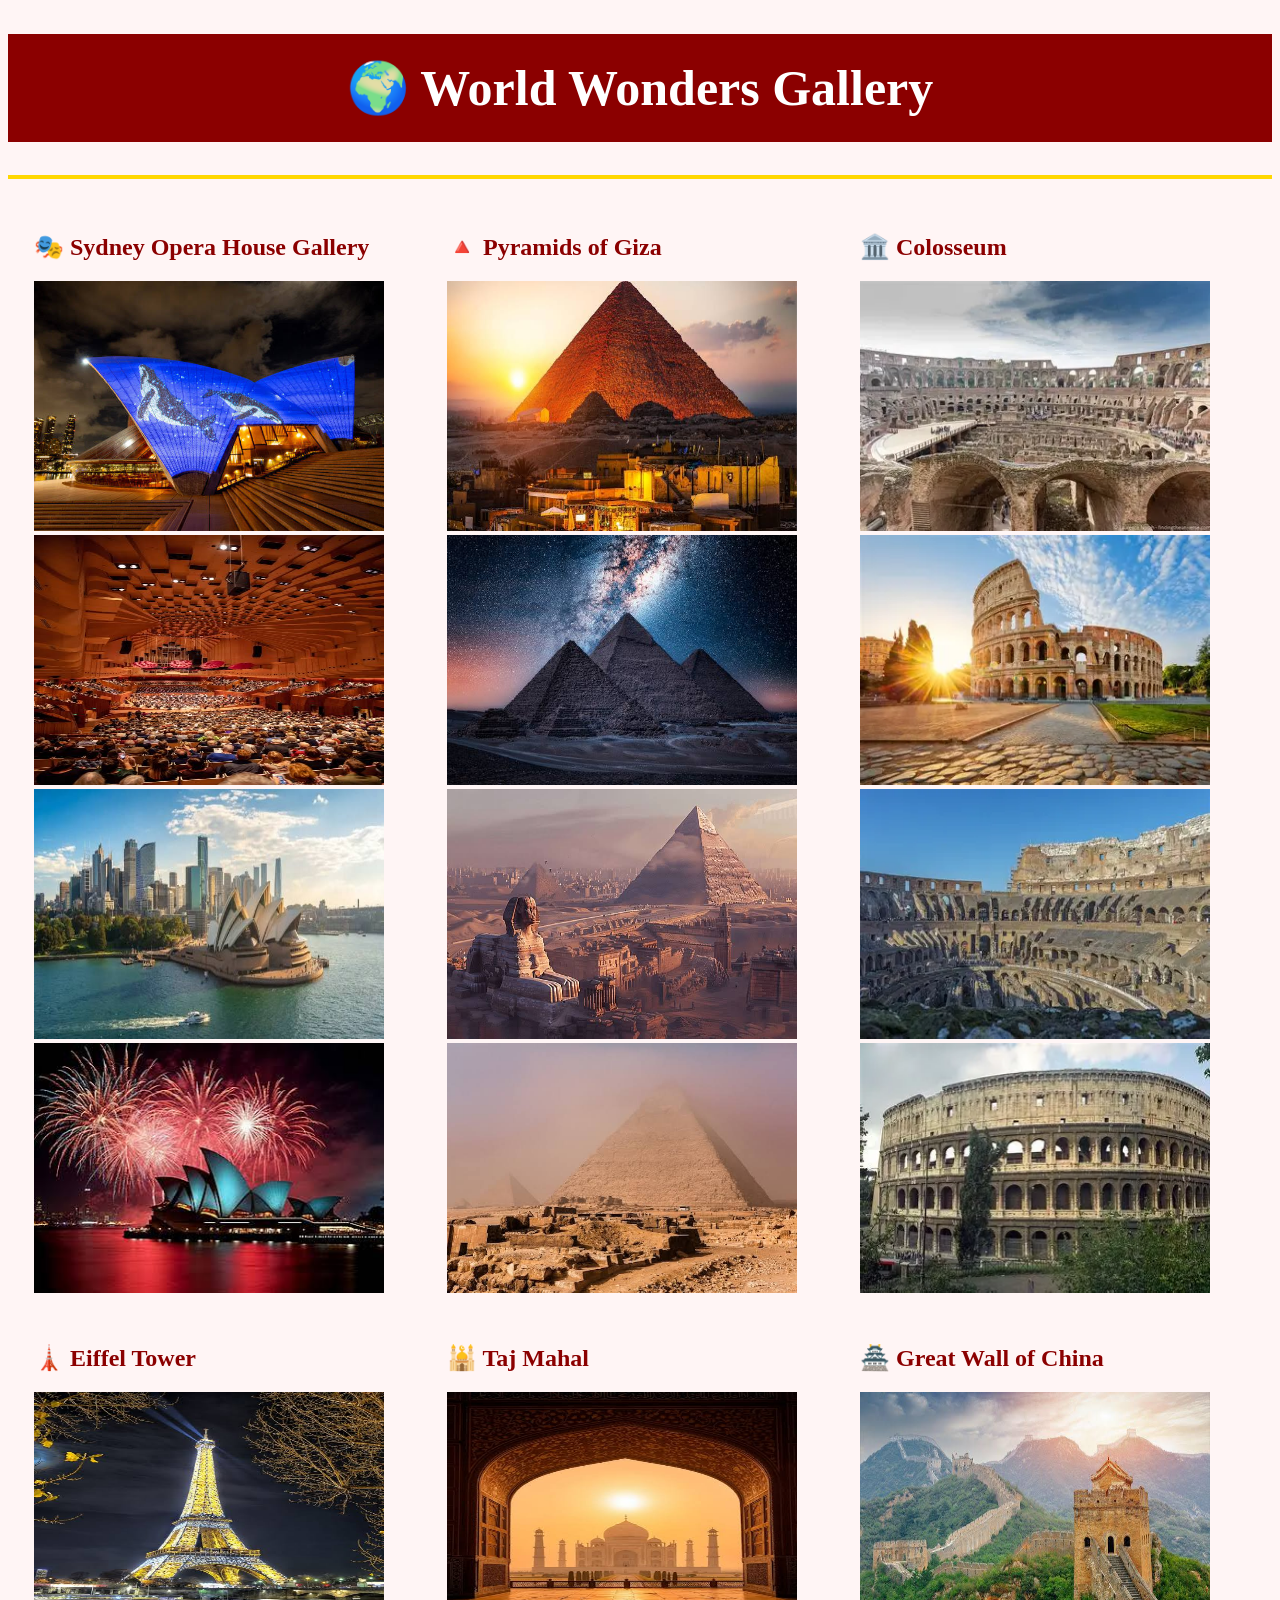
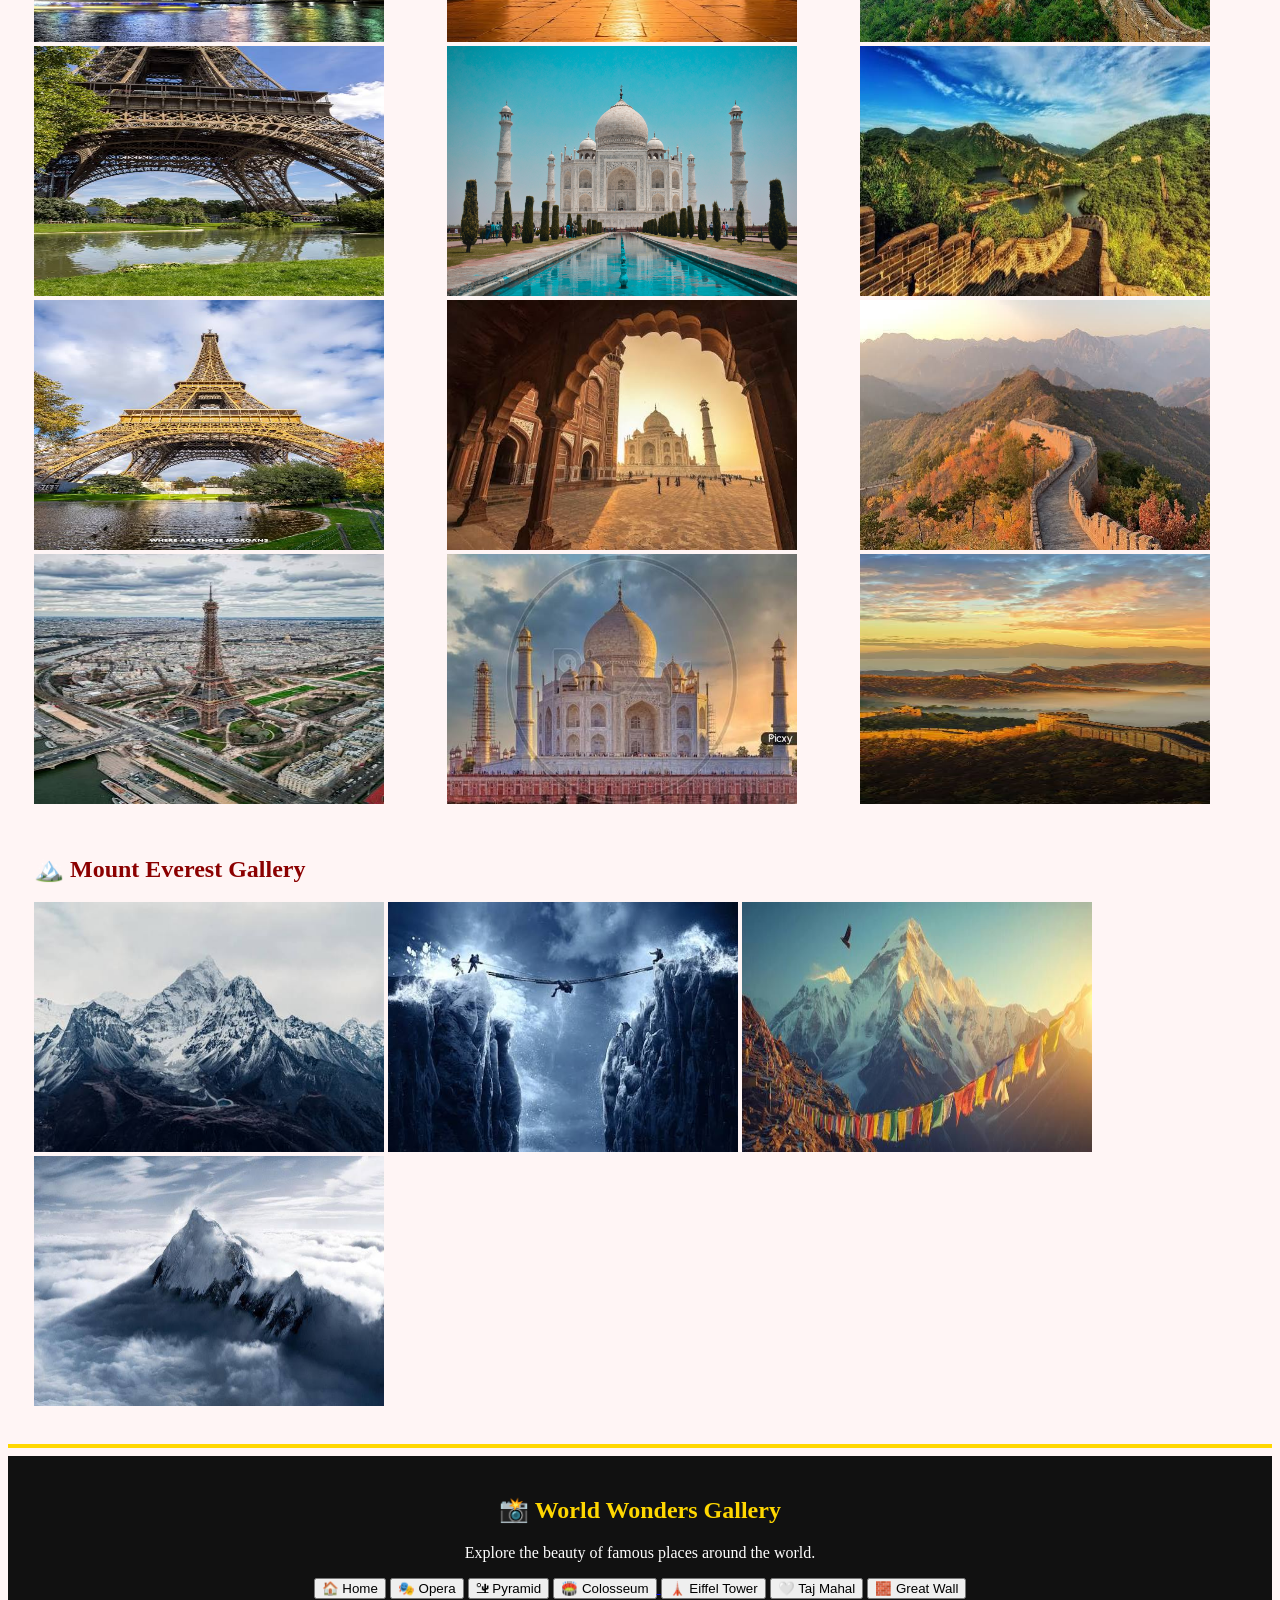
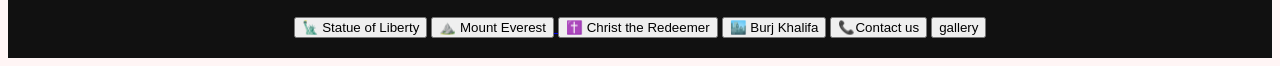
<file: Major attraction/resources/pages/gallery.html>
<!DOCTYPE html>
<html>

<head>
    <title>World Wonders Gallery</title>
</head>

<body bgcolor="#FFF5F5">

<center>

<h1 style="
background:#8B0000;
color:white;
padding:25px;
font-size:50px;">
🌍 World Wonders Gallery
</h1>

<hr color="#FFD700" size="4">


<table cellspacing="25">

<tr>

<td>
<h2 style="color:#8B0000;">🎭 Sydney Opera House Gallery</h2>

<img src="../images/opera1.jpg" width="350" height="250">
<img src="../images/opera2.jpg" width="350" height="250">
<img src="../images/opera3.jpg" width="350" height="250">
<img src="../images/opera4.jpg" width="350" height="250">
</td>


<td>
<h2 style="color:#8B0000;">🔺 Pyramids of Giza</h2>
<img src="../images/pyramid1.jpg" width="350" height="250">
<img src="../images/pyramid2.jpg" width="350" height="250">
<img src="../images/pyramid3.jpg" width="350" height="250">
<img src="../images/pyramid4.jpg" width="350" height="250">
</td>


<td>
<h2 style="color:#8B0000;">🏛️ Colosseum</h2>
<img src="../images/colosseum1.webp" width="350" height="250">
<img src="../images/colosseum2.webp" width="350" height="250">
<img src="../images/colosseum3.webp" width="350" height="250">
<img src="../images/colosseum4.webp" width="350" height="250">
</td>

</tr>


<tr>

<td>

<h2 style="color:#8B0000;">🗼 Eiffel Tower</h2>
<img src="../images/eiffel1.jpg" width="350" height="250">
<img src="../images/eiffel2.jpg" width="350" height="250">
<img src="../images/eiffel3.jpg" width="350" height="250">
<img src="../images/eiffel4.jpg" width="350" height="250">
</td>


<td>

<h2 style="color:#8B0000;">🕌 Taj Mahal</h2>
<img src="../images/tajmahal1.jpg" width="350" height="250">
<img src="../images/tajmahal2.jpg" width="350" height="250">
<img src="../images/tajmahal3.jpg" width="350" height="250">
<img src="../images/tajmahal4.jpg" width="350" height="250">
</td>


<td>
<h2 style="color:#8B0000;">🏯 Great Wall of China</h2>
<img src="../images/china1.jpg" width="350" height="250">
<img src="../images/china2.jpg" width="350" height="250">
<img src="../images/china3.jpg" width="350" height="250">
<img src="../images/china4.jpg" width="350" height="250">
</td>

</tr>


<tr>

<td colspan="3">

<h2 style="color:#8B0000;">
🏔️ Mount Everest Gallery
</h2>

<img src="../images/everest1.jpg" width="350" height="250">
<img src="../images/everest2.jpg" width="350" height="250">
<img src="../images/everest3.jpg" width="350" height="250">
<img src="../images/everest4.jpg" width="350" height="250">

</td>

</tr>


</table>


<hr color="#FFD700" size="4">


<div style="
background:#111111;
color:white;
padding:20px;">

<h2 style="color:#FFD700;">
📸 World Wonders Gallery
</h2>

<p>
Explore the beauty of famous places around the world.
</p>

<a href="..//pages/index.html"><button>🏠 Home</button></a>
<a href="..//pages/opera.html"><button>🎭 Opera</button></a> 
<a href="..//pages/pyramid.html"><button>🏜 Pyramid</button></a> 
<a href="..//pages/colosseum.html"><button>🏟️ Colosseum</button>
</a> <a href="..//pages/eiffel.html"><button>🗼 Eiffel Tower</button></a> 
<a href="..//pages/tajmahal.html"><button>🤍 Taj Mahal</button></a> 
<a href="..//pages/greatwall.html"><button>🧱 Great Wall</button></a> <br><br>
 <a href="..//pages/liberty.html"><button>🗽 Statue of Liberty</button></a> 
 <a href="..//pages/mounteverest.html"><button>⛰️ Mount Everest</button>
</a> <a href="..//pages/redeemer.html"><button>✝️ Christ the Redeemer</button></a> 
<a href="..//pages/Burj-khalifa.html"><button>🏙️ Burj Khalifa</button></a>
<a href="..//pages/Contact-us.html"><button>📞Contact us</button></a>
<a href="..//pages/gallery.html"><button>gallery</button></a>
</div>


</center>

</body>
</html>
</file>
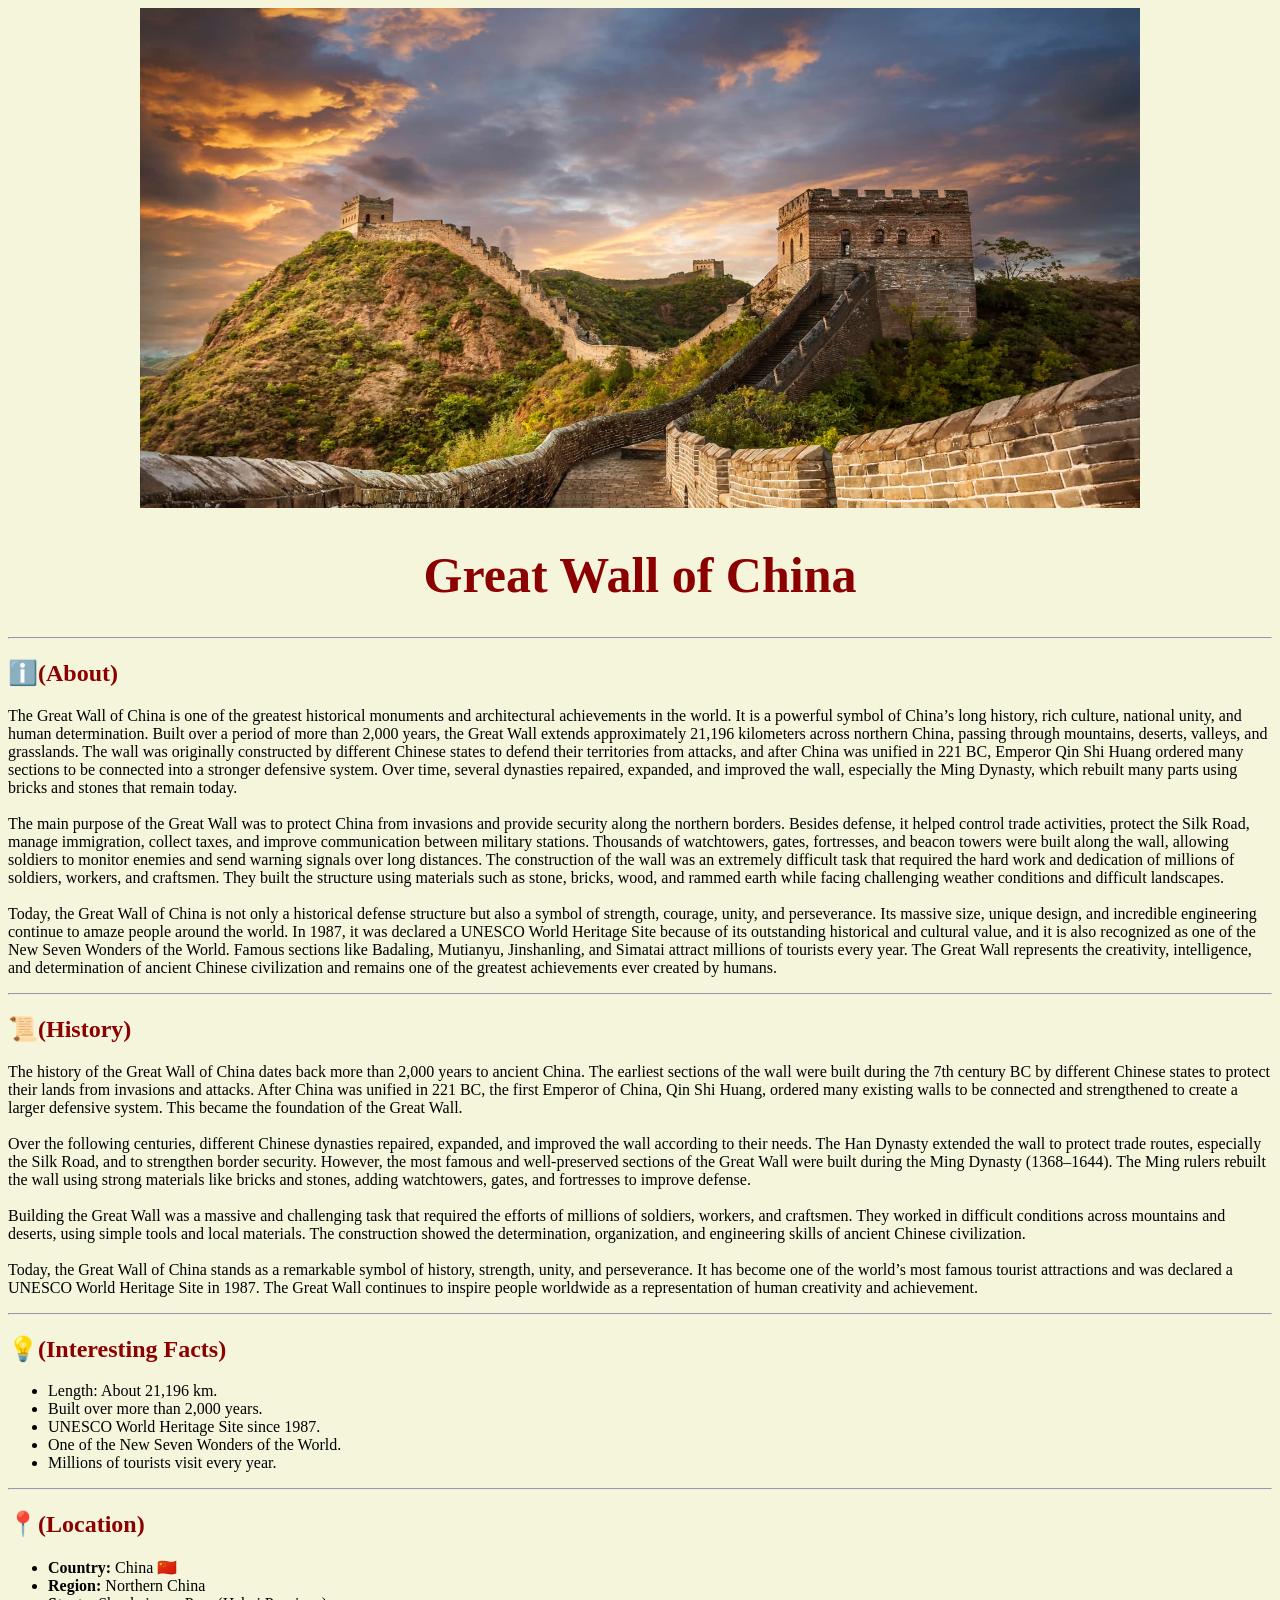
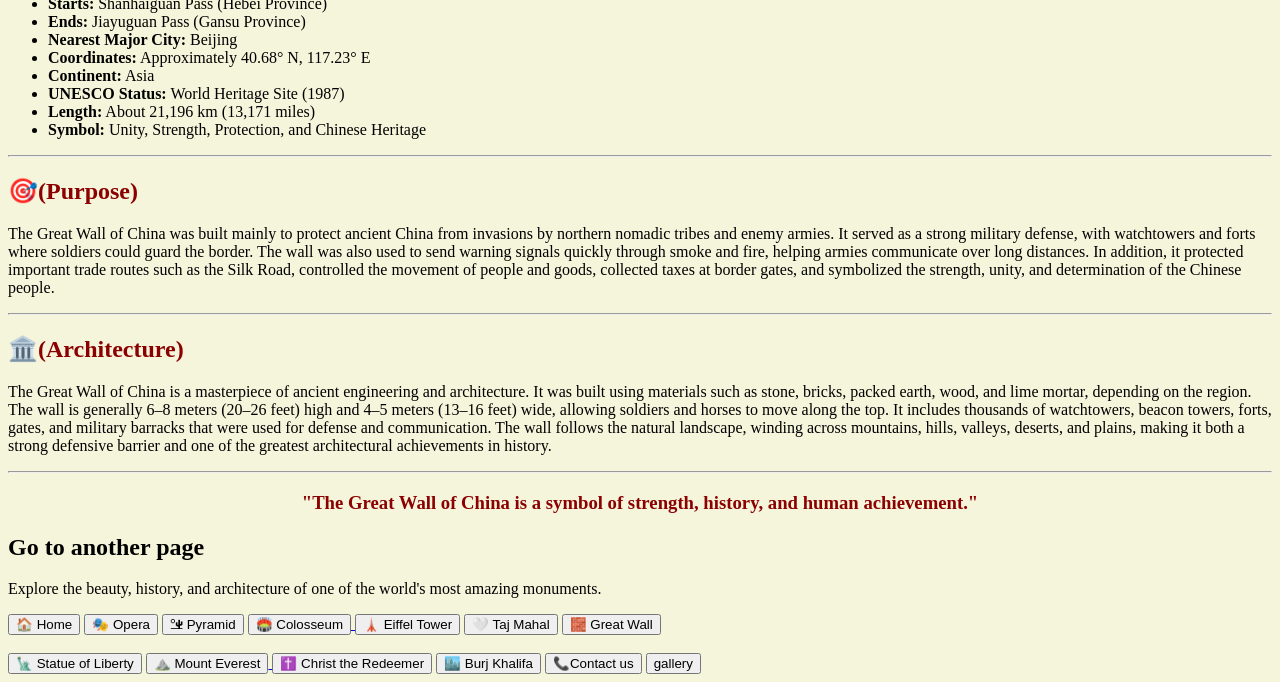
<file: Major attraction/resources/pages/greatwall.html>
<!DOCTYPE html>
<html>
<head>
    <title>Great Wall of China</title>
</head>

<body bgcolor="#f5f5dc">

    <center>

<div style="position:relative; width:1000px;">

    <img src="../images/great-wall-of-china.jpg" width="1000" height="500" >

</div>

</center>

    <center>
        <h1 style="color:darkred; font-size:50px;">
            Great Wall of China
        </h1>
    </center>

    <hr>

    <h2 style="color:darkred;">ℹ️(About)</h2>

    <p>
       <p>
The Great Wall of China is one of the greatest historical monuments and architectural achievements in the world. 
It is a powerful symbol of China’s long history, rich culture, national unity, and human determination. 
Built over a period of more than 2,000 years, the Great Wall extends approximately 21,196 kilometers across northern China, passing through mountains, deserts, valleys, and grasslands. 
The wall was originally constructed by different Chinese states to defend their territories from attacks, and after China was unified in 221 BC, Emperor Qin Shi Huang ordered many sections to be connected into a stronger defensive system. 
Over time, several dynasties repaired, expanded, and improved the wall, especially the Ming Dynasty, which rebuilt many parts using bricks and stones that remain today.
<br><br>

The main purpose of the Great Wall was to protect China from invasions and provide security along the northern borders. 
Besides defense, it helped control trade activities, protect the Silk Road, manage immigration, collect taxes, and improve communication between military stations. 
Thousands of watchtowers, gates, fortresses, and beacon towers were built along the wall, allowing soldiers to monitor enemies and send warning signals over long distances. 
The construction of the wall was an extremely difficult task that required the hard work and dedication of millions of soldiers, workers, and craftsmen. 
They built the structure using materials such as stone, bricks, wood, and rammed earth while facing challenging weather conditions and difficult landscapes.
<br><br>

Today, the Great Wall of China is not only a historical defense structure but also a symbol of strength, courage, unity, and perseverance. 
Its massive size, unique design, and incredible engineering continue to amaze people around the world. 
In 1987, it was declared a UNESCO World Heritage Site because of its outstanding historical and cultural value, and it is also recognized as one of the New Seven Wonders of the World. 
Famous sections like Badaling, Mutianyu, Jinshanling, and Simatai attract millions of tourists every year. 
The Great Wall represents the creativity, intelligence, and determination of ancient Chinese civilization and remains one of the greatest achievements ever created by humans.
</p>
    </p>

    <hr>

    <h2 style="color:darkred;">📜(History)</h2>

    <p>
       <p>
The history of the Great Wall of China dates back more than 2,000 years to ancient China. 
The earliest sections of the wall were built during the 7th century BC by different Chinese states to protect their lands from invasions and attacks. 
After China was unified in 221 BC, the first Emperor of China, Qin Shi Huang, ordered many existing walls to be connected and strengthened to create a larger defensive system. 
This became the foundation of the Great Wall.
<br><br>

Over the following centuries, different Chinese dynasties repaired, expanded, and improved the wall according to their needs. 
The Han Dynasty extended the wall to protect trade routes, especially the Silk Road, and to strengthen border security. 
However, the most famous and well-preserved sections of the Great Wall were built during the Ming Dynasty (1368–1644). 
The Ming rulers rebuilt the wall using strong materials like bricks and stones, adding watchtowers, gates, and fortresses to improve defense.
<br><br>

Building the Great Wall was a massive and challenging task that required the efforts of millions of soldiers, workers, and craftsmen. 
They worked in difficult conditions across mountains and deserts, using simple tools and local materials. 
The construction showed the determination, organization, and engineering skills of ancient Chinese civilization.
<br><br>

Today, the Great Wall of China stands as a remarkable symbol of history, strength, unity, and perseverance. 
It has become one of the world’s most famous tourist attractions and was declared a UNESCO World Heritage Site in 1987. 
The Great Wall continues to inspire people worldwide as a representation of human creativity and achievement.
</p>
    

    <hr>

    <h2 style="color:darkred;">💡(Interesting Facts)</h2>

    <ul>
        <li>Length: About 21,196 km.</li>
        <li>Built over more than 2,000 years.</li>
        <li>UNESCO World Heritage Site since 1987.</li>
        <li>One of the New Seven Wonders of the World.</li>
        <li>Millions of tourists visit every year.</li>
    </ul>

    <hr>
    <h2 style="color:darkred;">📍(Location)</h2>
<ul>
    <li><b>Country:</b> China 🇨🇳</li>
    <li><b>Region:</b> Northern China</li>
    <li><b>Starts:</b> Shanhaiguan Pass (Hebei Province)</li>
    <li><b>Ends:</b> Jiayuguan Pass (Gansu Province)</li>
    <li><b>Nearest Major City:</b> Beijing</li>
    <li><b>Coordinates:</b> Approximately 40.68° N, 117.23° E</li>
    <li><b>Continent:</b> Asia</li>
    <li><b>UNESCO Status:</b> World Heritage Site (1987)</li>
    <li><b>Length:</b> About 21,196 km (13,171 miles)</li>
    <li><b>Symbol:</b> Unity, Strength, Protection, and Chinese Heritage</li>
</ul>

<hr>
<h2 style="color:darkred;">🎯(Purpose)</h2>
<p>The Great Wall of China was built mainly to protect ancient China from invasions by northern nomadic tribes and enemy armies. It served as a strong military defense, with watchtowers and forts where soldiers could guard the border. The wall was also used to send warning signals quickly through smoke and fire, helping armies communicate over long distances. In addition, it protected important trade routes such as the Silk Road, controlled the movement of people and goods, collected taxes at border gates, and symbolized the strength, unity, and determination of the Chinese people.</p>

    <hr>
    <h2 style="color:darkred;">🏛️(Architecture)</h2>
<p>The Great Wall of China is a masterpiece of ancient engineering and architecture. It was built using materials such as stone, bricks, packed earth, wood, and lime mortar, depending on the region. The wall is generally 6–8 meters (20–26 feet) high and 4–5 meters (13–16 feet) wide, allowing soldiers and horses to move along the top. It includes thousands of watchtowers, beacon towers, forts, gates, and military barracks that were used for defense and communication. The wall follows the natural landscape, winding across mountains, hills, valleys, deserts, and plains, making it both a strong defensive barrier and one of the greatest architectural achievements in history.</p>
<hr>
    <center>
        <h3 style="color:darkred;">
            "The Great Wall of China is a symbol of strength, history, and human achievement."
        </h3>
    </center>

    <div class="discover">
<h2>Go to another page</h2>
<p>
Explore the beauty, history, and architecture of one of the world's
most amazing monuments.
</p>

<a href="..//pages/index.html"><button>🏠 Home</button></a>
<a href="..//pages/opera.html"><button>🎭 Opera</button></a> 
<a href="..//pages/pyramid.html"><button>🏜 Pyramid</button></a> 
<a href="..//pages/colosseum.html"><button>🏟️ Colosseum</button>
</a> <a href="..//pages/eiffel.html"><button>🗼 Eiffel Tower</button></a> 
<a href="..//pages/tajmahal.html"><button>🤍 Taj Mahal</button></a> 
<a href="..//pages/greatwall.html"><button>🧱 Great Wall</button></a> <br><br>
 <a href="..//pages/liberty.html"><button>🗽 Statue of Liberty</button></a> 
 <a href="..//pages/mounteverest.html"><button>⛰️ Mount Everest</button>
</a> <a href="..//pages/redeemer.html"><button>✝️ Christ the Redeemer</button></a> 
<a href="..//pages/Burj-khalifa.html"><button>🏙️ Burj Khalifa</button></a>
<a href="..//pages/Contact-us.html"><button>📞Contact us</button></a>
<a href="..//pages/gallery.html"><button>gallery</button></a>

</div>

</body>
</html>
</file>
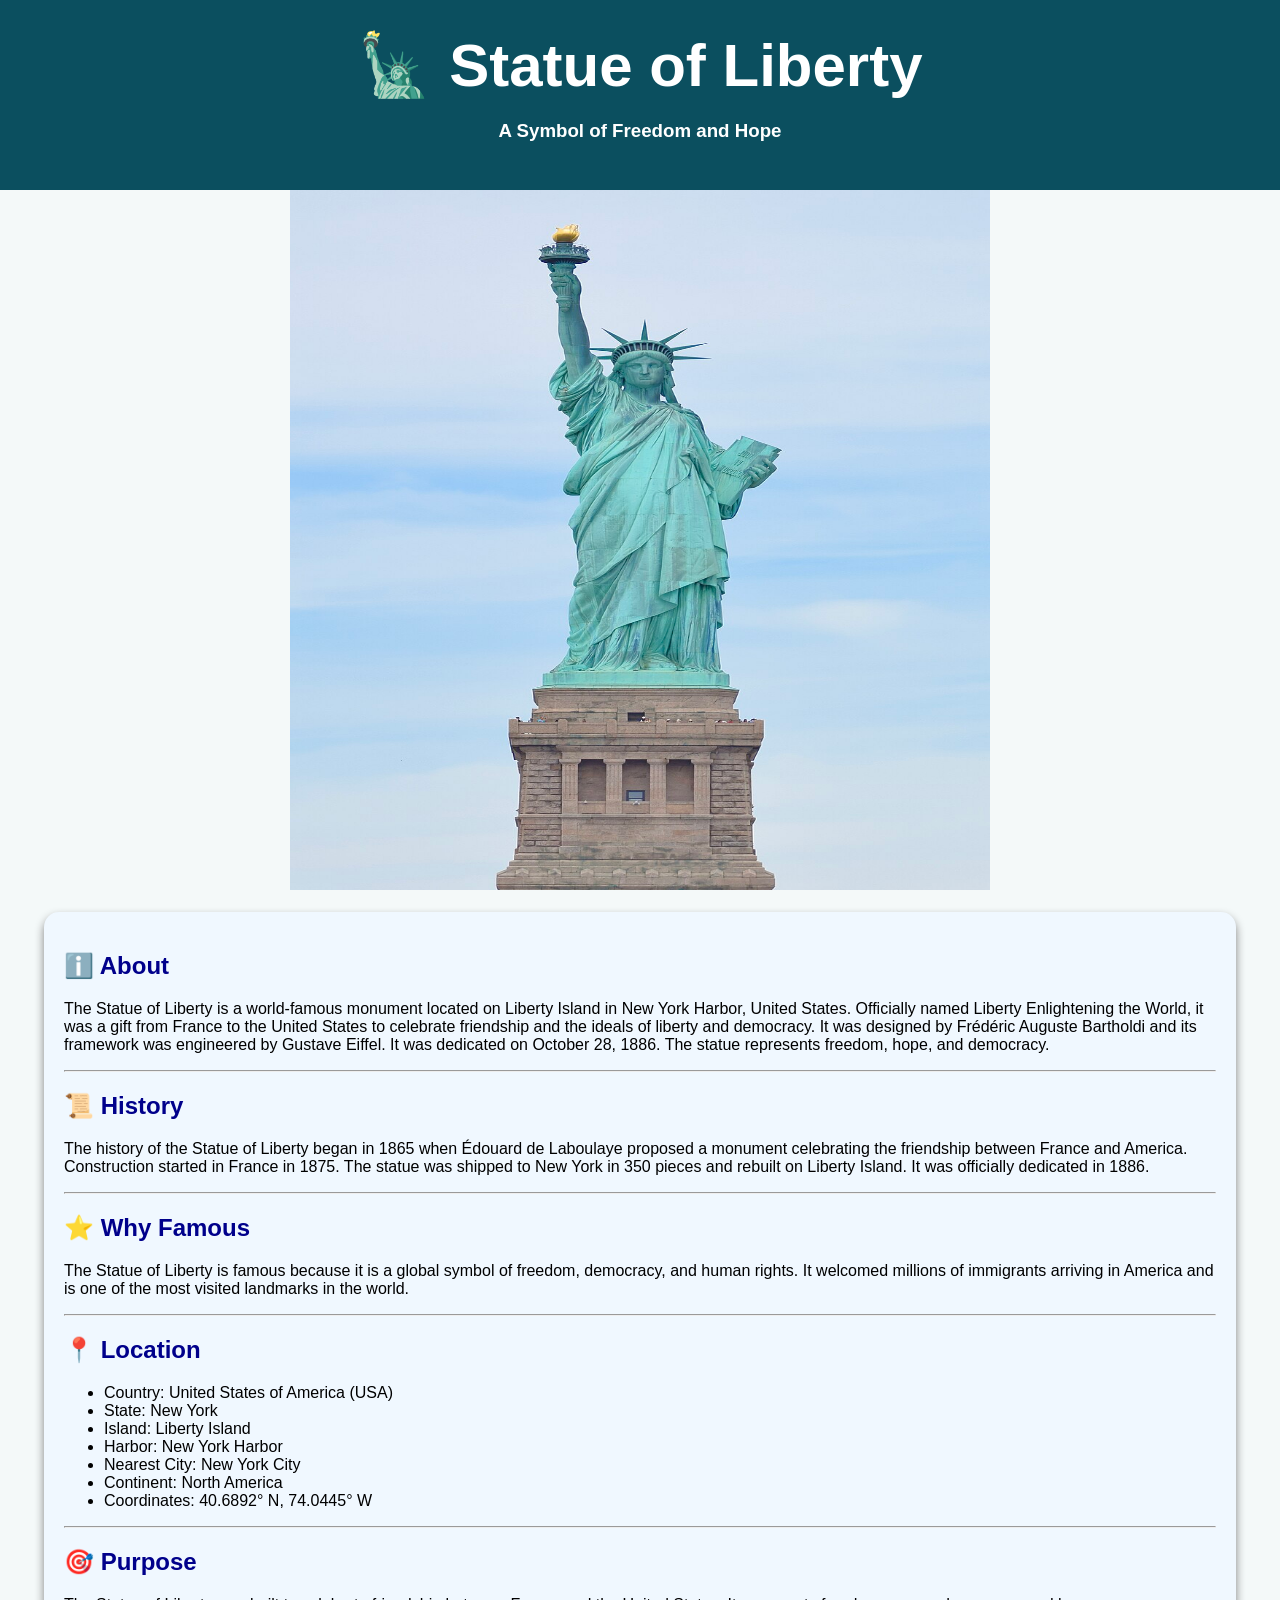
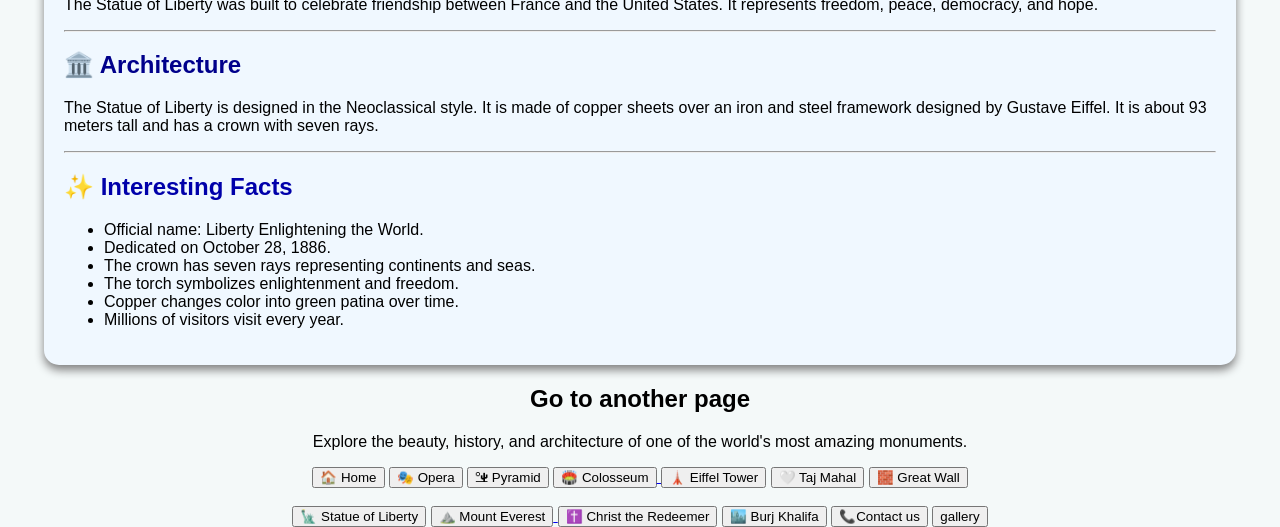
<file: Major attraction/resources/pages/liberty.html>
<!DOCTYPE html>
<html>
<head>
    <title>Statue of Liberty</title>
</head>

<body style="margin:0; font-family:Arial; background:#F4F9F9;">

<!-- Hero Section -->

<div style="background:#0B4F5F; color:white; text-align:center; padding:30px;">

    <h1 style="font-size:60px; margin:0;">🗽 Statue of Liberty</h1>

    <h3>A Symbol of Freedom and Hope</h3>

</div>

<center>

<img src="../images/Statue-of-Liberty1.jpg" alt="Statue of Liberty"
width="700"
height="700">

</center>

<br>

<!-- About -->

<div style="width:90%; margin:auto; background:aliceblue; padding:20px; border-radius:15px; box-shadow:0px 5px 10px gray;">

<h2 style="color:darkblue;">ℹ️ About</h2>
<p>
The Statue of Liberty is a world-famous monument located on Liberty Island in 
New York Harbor, United States. Officially named Liberty Enlightening the World,
it was a gift from France to the United States to celebrate friendship and the
ideals of liberty and democracy. It was designed by Frédéric Auguste Bartholdi
and its framework was engineered by Gustave Eiffel. It was dedicated on October
28, 1886. The statue represents freedom, hope, and democracy.
</p>

<hr>

<h2 style="color:darkblue;">📜 History</h2>
<p>
The history of the Statue of Liberty began in 1865 when Édouard de Laboulaye
proposed a monument celebrating the friendship between France and America.
Construction started in France in 1875. The statue was shipped to New York in
350 pieces and rebuilt on Liberty Island. It was officially dedicated in 1886.
</p>

<hr>

<h2 style="color:darkblue;">⭐ Why Famous</h2>
<p>
The Statue of Liberty is famous because it is a global symbol of freedom,
democracy, and human rights. It welcomed millions of immigrants arriving in
America and is one of the most visited landmarks in the world.
</p>

<hr>

<h2 style="color:darkblue;">📍 Location</h2>
<ul>
    <li>Country: United States of America (USA)</li>
    <li>State: New York</li>
    <li>Island: Liberty Island</li>
    <li>Harbor: New York Harbor</li>
    <li>Nearest City: New York City</li>
    <li>Continent: North America</li>
    <li>Coordinates: 40.6892° N, 74.0445° W</li>
</ul>

<hr>

<h2 style="color:darkblue;">🎯 Purpose</h2>
<p>
The Statue of Liberty was built to celebrate friendship between France and the
United States. It represents freedom, peace, democracy, and hope.
</p>

<hr>

<h2 style="color:darkblue;">🏛️ Architecture</h2>
<p>
The Statue of Liberty is designed in the Neoclassical style. It is made of
copper sheets over an iron and steel framework designed by Gustave Eiffel.
It is about 93 meters tall and has a crown with seven rays.
</p>

<hr>

<h2 style="color:rgb(0, 0, 170);">✨ Interesting Facts</h2>

<ul>
    <li>Official name: Liberty Enlightening the World.</li>
    <li>Dedicated on October 28, 1886.</li>
    <li>The crown has seven rays representing continents and seas.</li>
    <li>The torch symbolizes enlightenment and freedom.</li>
    <li>Copper changes color into green patina over time.</li>
    <li>Millions of visitors visit every year.</li>
</ul>

</div>

<center>
    <div class="discover">
<h2>Go to another page</h2>
<p>
Explore the beauty, history, and architecture of one of the world's
most amazing monuments.
</p>

<a href="..//pages/index.html"><button>🏠 Home</button></a>
<a href="..//pages/opera.html"><button>🎭 Opera</button></a> 
<a href="..//pages/pyramid.html"><button>🏜 Pyramid</button></a> 
<a href="..//pages/colosseum.html"><button>🏟️ Colosseum</button>
</a> <a href="..//pages/eiffel.html"><button>🗼 Eiffel Tower</button></a> 
<a href="..//pages/tajmahal.html"><button>🤍 Taj Mahal</button></a> 
<a href="..//pages/greatwall.html"><button>🧱 Great Wall</button></a> <br><br>
 <a href="..//pages/liberty.html"><button>🗽 Statue of Liberty</button></a> 
 <a href="..//pages/mounteverest.html"><button>⛰️ Mount Everest</button>
</a> <a href="..//pages/redeemer.html"><button>✝️ Christ the Redeemer</button></a> 
<a href="..//pages/Burj-khalifa.html"><button>🏙️ Burj Khalifa</button></a>
<a href="..//pages/Contact-us.html"><button>📞Contact us</button></a>
<a href="..//pages/gallery.html"><button>gallery</button></a>
</center>
</div>

</body>
</html>
</file>
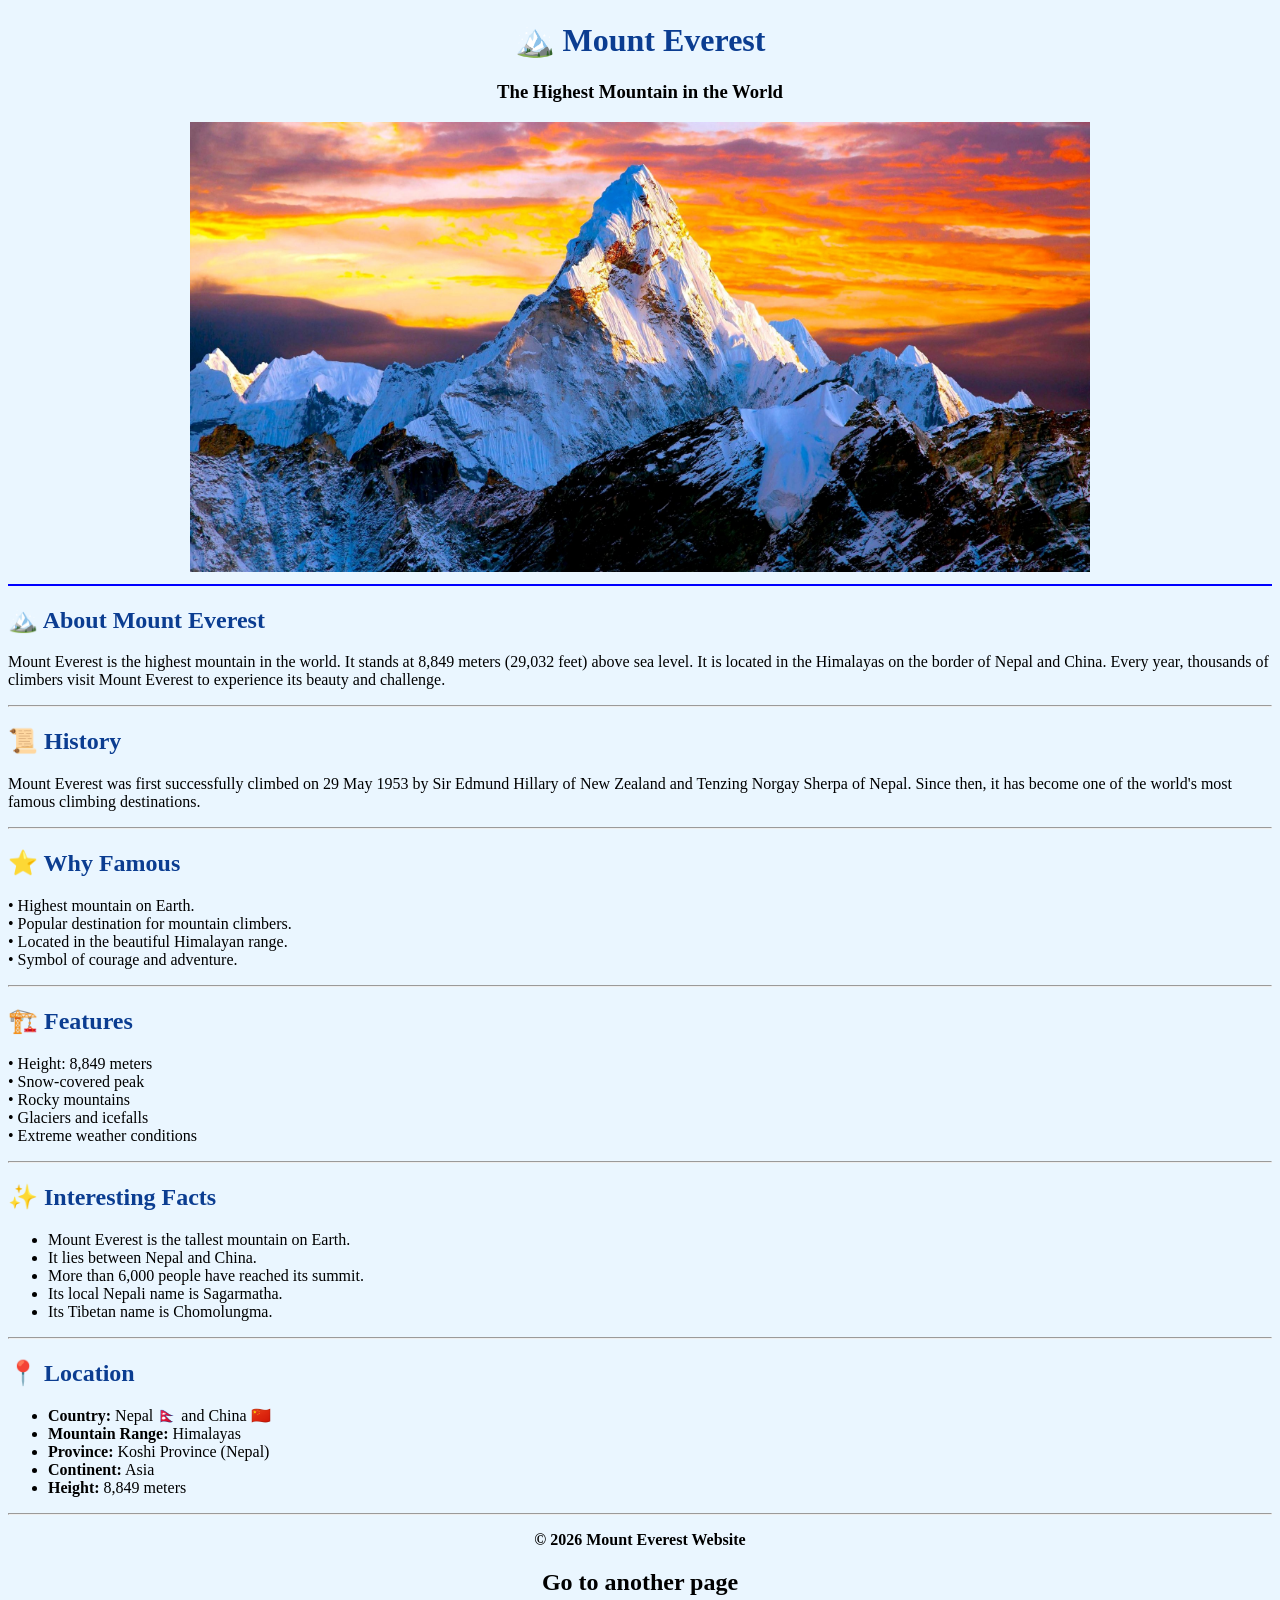
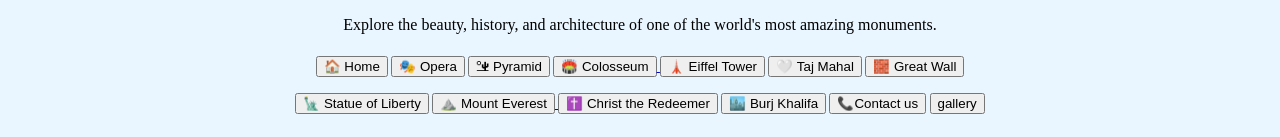
<file: Major attraction/resources/pages/mounteverest.html>
<!DOCTYPE html>
<html>

<head>
    <title>Mount Everest</title>
</head>

<body bgcolor="#EAF6FF">

    <center>
        <h1 style="color:#0B3D91;">🏔️ Mount Everest</h1>
        <h3>The Highest Mountain in the World</h3>

        <img src="../images/mounteverest.jpg"
             alt="Mount Everest"
             width="900"
             height="450">
    </center>

    <hr color="blue">

    <h2 style="color:#0B3D91;">🏔️ About Mount Everest</h2>

    <p>
        Mount Everest is the highest mountain in the world.
        It stands at 8,849 meters (29,032 feet) above sea level.
        It is located in the Himalayas on the border of Nepal and China.
        Every year, thousands of climbers visit Mount Everest to experience its beauty and challenge.
    </p>

    <hr>

    <h2 style="color:#0B3D91;">📜 History</h2>

    <p>
        Mount Everest was first successfully climbed on
        29 May 1953 by Sir Edmund Hillary of New Zealand
        and Tenzing Norgay Sherpa of Nepal.
        Since then, it has become one of the world's most famous climbing destinations.
    </p>

    <hr>

    <h2 style="color:#0B3D91;">⭐ Why Famous</h2>

    <p>
        • Highest mountain on Earth.<br>
        • Popular destination for mountain climbers.<br>
        • Located in the beautiful Himalayan range.<br>
        • Symbol of courage and adventure.
    </p>

    <hr>

    <h2 style="color:#0B3D91;">🏗️ Features</h2>

    <p>
        • Height: 8,849 meters<br>
        • Snow-covered peak<br>
        • Rocky mountains<br>
        • Glaciers and icefalls<br>
        • Extreme weather conditions
    </p>

    <hr>

    <h2 style="color:#0B3D91;">✨ Interesting Facts</h2>

    <ul>
        <li>Mount Everest is the tallest mountain on Earth.</li>
        <li>It lies between Nepal and China.</li>
        <li>More than 6,000 people have reached its summit.</li>
        <li>Its local Nepali name is Sagarmatha.</li>
        <li>Its Tibetan name is Chomolungma.</li>
    </ul>

    <hr>

    <h2 style="color:#0B3D91;">📍 Location</h2>

    <ul>
        <li><b>Country:</b> Nepal 🇳🇵 and China 🇨🇳</li>
        <li><b>Mountain Range:</b> Himalayas</li>
        <li><b>Province:</b> Koshi Province (Nepal)</li>
        <li><b>Continent:</b> Asia</li>
        <li><b>Height:</b> 8,849 meters</li>
    </ul>
<hr>

    <center>
        <p><b>© 2026 Mount Everest Website</b></p>
    </center>

    <div class="discover">
        <center>
            <h2>Go to another page</h2>
            <p>
                Explore the beauty, history, and architecture of one of the world's
                most amazing monuments.
            </p>
<h5>
<a href="..//pages/index.html"><button>🏠 Home</button></a>
<a href="..//pages/opera.html"><button>🎭 Opera</button></a> 
<a href="..//pages/pyramid.html"><button>🏜 Pyramid</button></a> 
<a href="..//pages/colosseum.html"><button>🏟️ Colosseum</button>
</a> <a href="..//pages/eiffel.html"><button>🗼 Eiffel Tower</button></a> 
<a href="..//pages/tajmahal.html"><button>🤍 Taj Mahal</button></a> 
<a href="..//pages/greatwall.html"><button>🧱 Great Wall</button></a> <br><br>
 <a href="..//pages/liberty.html"><button>🗽 Statue of Liberty</button></a> 
 <a href="..//pages/mounteverest.html"><button>⛰️ Mount Everest</button>
</a> <a href="..//pages/redeemer.html"><button>✝️ Christ the Redeemer</button></a> 
<a href="..//pages/Burj-khalifa.html"><button>🏙️ Burj Khalifa</button></a>
<a href="..//pages/Contact-us.html"><button>📞Contact us</button></a>
<a href="..//pages/gallery.html"><button>gallery</button></a>
</h5>

        </center>
    </div>

</body>

</html>
</file>
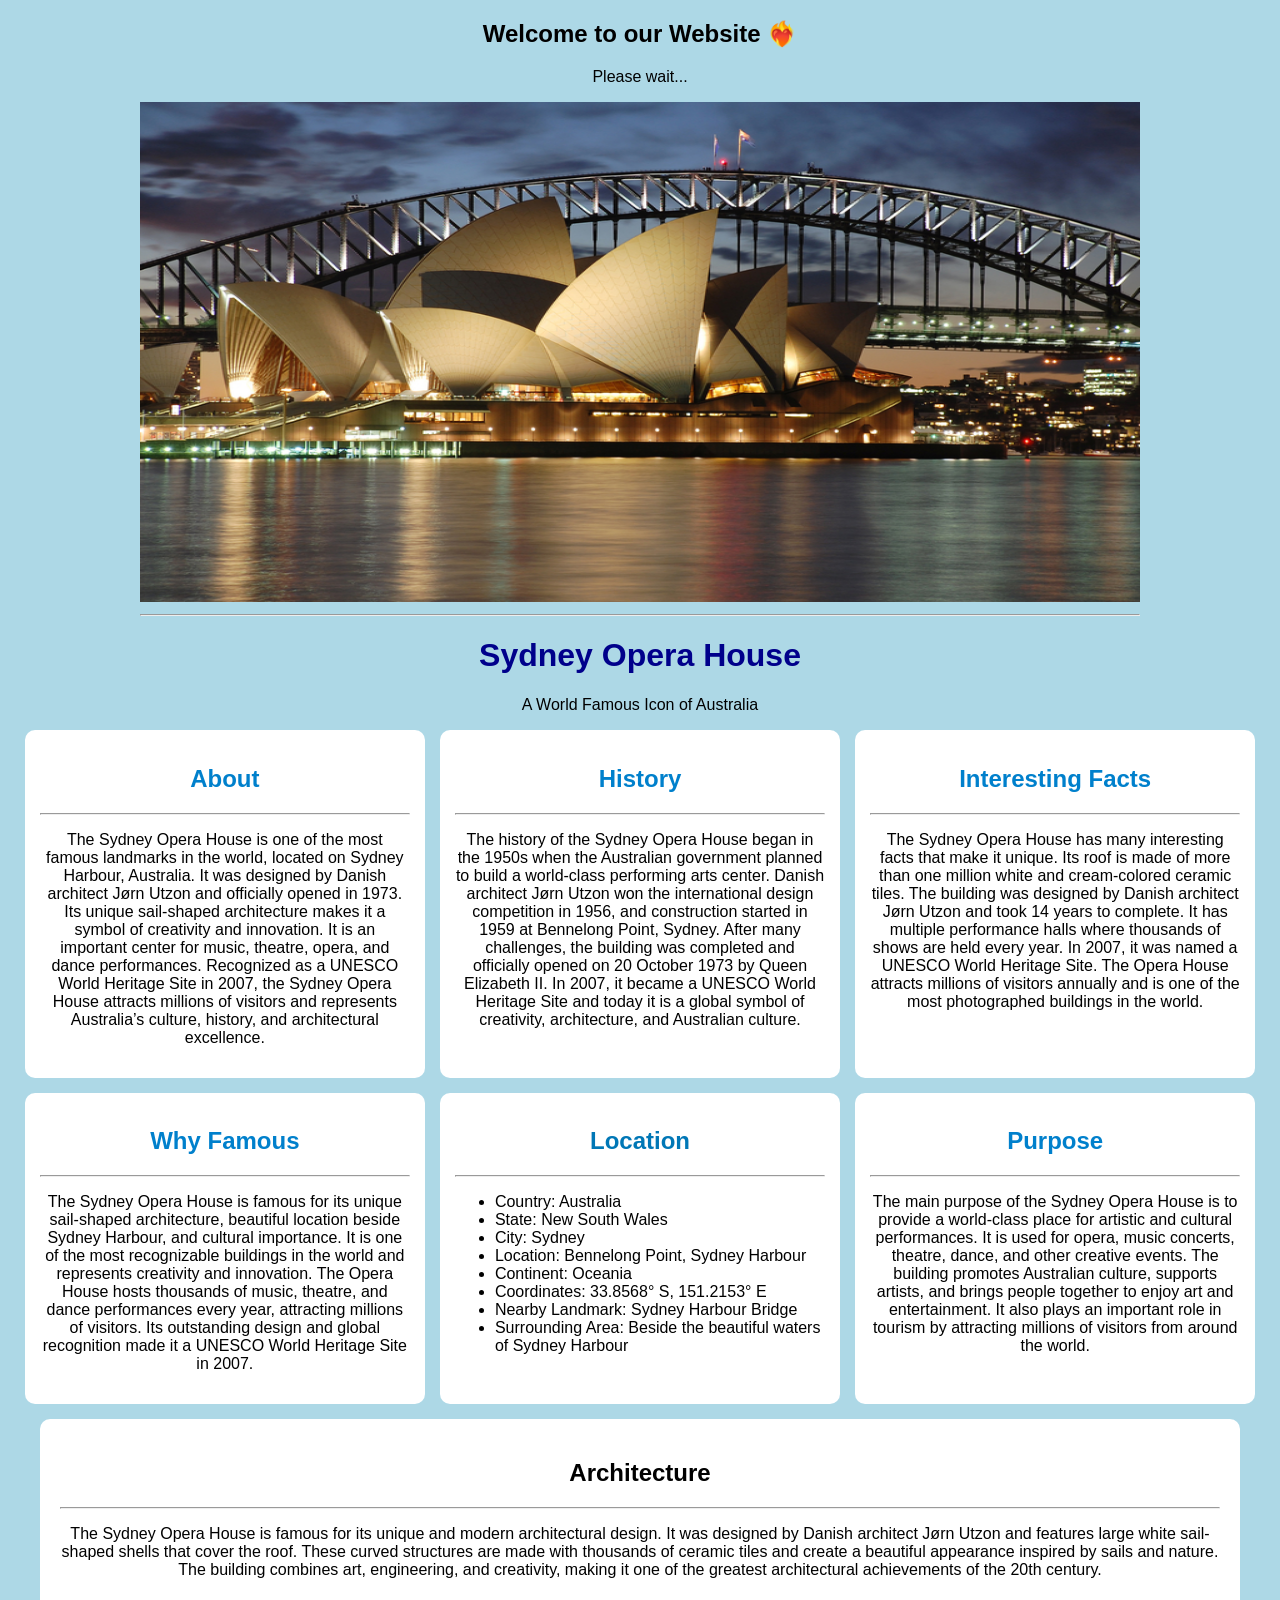
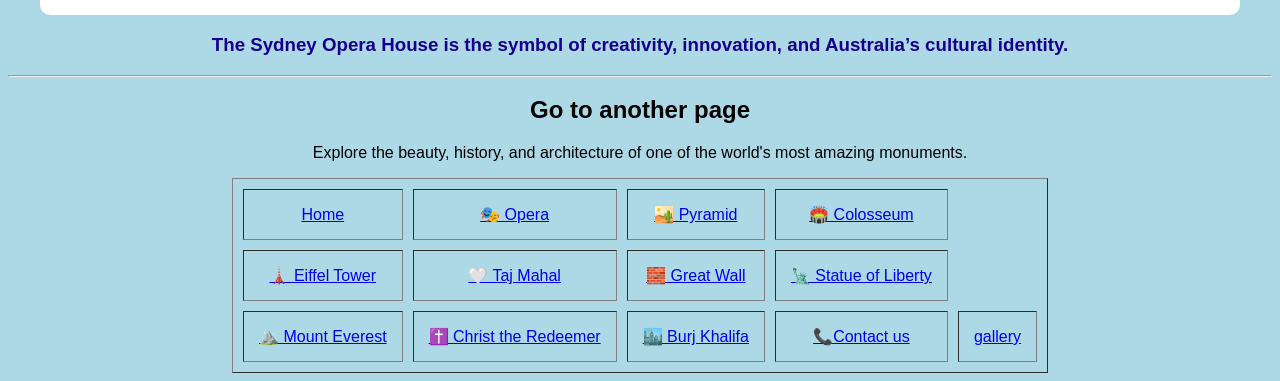
<file: Major attraction/resources/pages/opera.html>
<!DOCTYPE html>
<html>
<head>
<title>Sydney Opera House</title>
<style>
  body {
    background: lightblue;
    font-family: Arial;
    text-align: center;
  }
  h1 {
    color: darkblue;
  }
  .row {
    display: flex;
    justify-content: center;
    gap: 15px;
    margin: 15px;
  }
  .box {
    background: white;
    width: 30%;
    padding: 15px;
    border-radius: 10px;
  }
  .box h2 {
    color: #0080cc;
  }
  .big-box {
    background: white;
    width: 94%;
    padding: 20px;
    border-radius: 10px;
    margin: auto;
  }
</style>
</head>
<body>

  <div class="loading">

    <div class="loader"></div>

    <h2>Welcome to our Website ❤️‍🔥<span class="dots"></span></h2>

    <p>Please wait...</p>

</div>

<body bgcolor="#f5f5dc">

    <center>

<div style="position:relative; width:1000px;">

    <img src="../images/Sydney-Opera-House.webp" width="1000" height="500" >
    <hr>

</div>

</center>

<h1>Sydney Opera House</h1>
<p>A World Famous Icon of Australia</p>

<!-- FIRST ROW - 3 BOXES -->
<div class="row">
  <div class="box">
    <h2>About</h2>
    <hr>
    <p>The Sydney Opera House is one of the most famous landmarks in the world, located on Sydney Harbour, Australia. It was designed by Danish architect Jørn Utzon and officially opened in 1973. Its unique sail-shaped architecture makes it a symbol of creativity and innovation. It is an important center for music, theatre, opera, and dance performances. Recognized as a UNESCO World Heritage Site in 2007, the Sydney Opera House attracts millions of visitors and represents Australia’s culture, history, and architectural excellence.</p>
  </div>
  <div class="box">
    <h2>History</h2>
    <hr>
    <p>The history of the Sydney Opera House began in the 1950s when the Australian government planned to build a world-class performing arts center. Danish architect Jørn Utzon won the international design competition in 1956, and construction started in 1959 at Bennelong Point, Sydney. After many challenges, the building was completed and officially opened on 20 October 1973 by Queen Elizabeth II. In 2007, it became a UNESCO World Heritage Site and today it is a global symbol of creativity, architecture, and Australian culture.</p>
  </div>
  <div class="box">
    <h2>Interesting Facts</h2>
    <hr>
  
    <p>The Sydney Opera House has many interesting facts that make it unique. Its roof is made of more than one million white and cream-colored ceramic tiles. The building was designed by Danish architect Jørn Utzon and took 14 years to complete. It has multiple performance halls where thousands of shows are held every year. In 2007, it was named a UNESCO World Heritage Site. The Opera House attracts millions of visitors annually and is one of the most photographed buildings in the world.</p>
  </div>
</div>

<!-- SECOND ROW - 3 BOXES -->
<div class="row">
  <div class="box">
    <h2>Why Famous</h2>
    <hr>
    <p>The Sydney Opera House is famous for its unique sail-shaped architecture, beautiful location beside Sydney Harbour, and cultural importance. It is one of the most recognizable buildings in the world and represents creativity and innovation. The Opera House hosts thousands of music, theatre, and dance performances every year, attracting millions of visitors. Its outstanding design and global recognition made it a UNESCO World Heritage Site in 2007.</p>
  </div>
  <div class="box">
    <td bgcolor="white" align="center">
    <h2 style="color:#0077b6;">Location</h2>
    <hr>
    <ul style="text-align:left;">
        <li>Country: Australia</li>
        <li>State: New South Wales</li>
        <li>City: Sydney</li>
        <li>Location: Bennelong Point, Sydney Harbour</li>
        <li>Continent: Oceania</li>
        <li>Coordinates: 33.8568° S, 151.2153° E</li>
        <li>Nearby Landmark: Sydney Harbour Bridge</li>
        <li>Surrounding Area: Beside the beautiful waters of Sydney Harbour</li>
    </ul>

</td>
</ul>
  </div>
  <div class="box">
    <h2>Purpose</h2>
    <hr> 
    <p>The main purpose of the Sydney Opera House is to provide a world-class place for artistic and cultural performances. It is used for opera, music concerts, theatre, dance, and other creative events. The building promotes Australian culture, supports artists, and brings people together to enjoy art and entertainment. It also plays an important role in tourism by attracting millions of visitors from around the world.</p>
  </div>
</div>

<!-- THIRD ROW - 1 BIG BOX -->
<div class="row">
  <div class="big-box">
    <h2>Architecture</h2>
    <hr>
    <p>The Sydney Opera House is famous for its unique and modern architectural design. It was designed by Danish architect Jørn Utzon and features large white sail-shaped shells that cover the roof. These curved structures are made with thousands of ceramic tiles and create a beautiful appearance inspired by sails and nature. The building combines art, engineering, and creativity, making it one of the greatest architectural achievements of the 20th century.</p>
  </div>
</div>

<center>
        <h3 style="color:rgb(23, 0, 139);">
           The Sydney Opera House is the symbol of creativity, innovation, and Australia’s cultural identity.
        </h3>
</center>


<div class="discover">
  <hr>
<h2>Go to another page</h2>
<p>
Explore the beauty, history, and architecture of one of the world's
most amazing monuments.
</p>


<table border="1" cellpadding="15" cellspacing="10" align="center">
   
</a>

        <td><a href="..//pages/index.html">Home</a></td>
        <td><a href="../pages/opera.html">🎭 Opera</a></td>
        <td><a href="../pages/pyramid.html">🏜️ Pyramid</a></td>
        <td><a href="../pages/colosseum.html">🏟️ Colosseum</a></td>
    </tr>

    <tr align="center">
        <td><a href="../pages/eiffel.html">🗼 Eiffel Tower</a></td>
        <td><a href="../pages/tajmahal.html">🤍 Taj Mahal</a></td>
        <td><a href="../pages/greatwall.html">🧱 Great Wall</a></td>
        <td><a href="../pages/liberty.html">🗽 Statue of Liberty</a></td>
    </tr>

    <tr align="center">
        <td><a href="../pages/mounteverest.html">⛰️ Mount Everest</a></td>
        <td><a href="../pages/redeemer.html">✝️ Christ the Redeemer</a></td>
        <td><a href="../pages/Burj-khalifa.html">🏙️ Burj Khalifa</a></td>
        <td><a href="..//pages/Contact-us.html">📞Contact us</a></td>
        <td><a href="..//pages/gallery.html">gallery</a></td>
        </td>
    </tr>
</table>
</div>

</body>
</html>
</file>
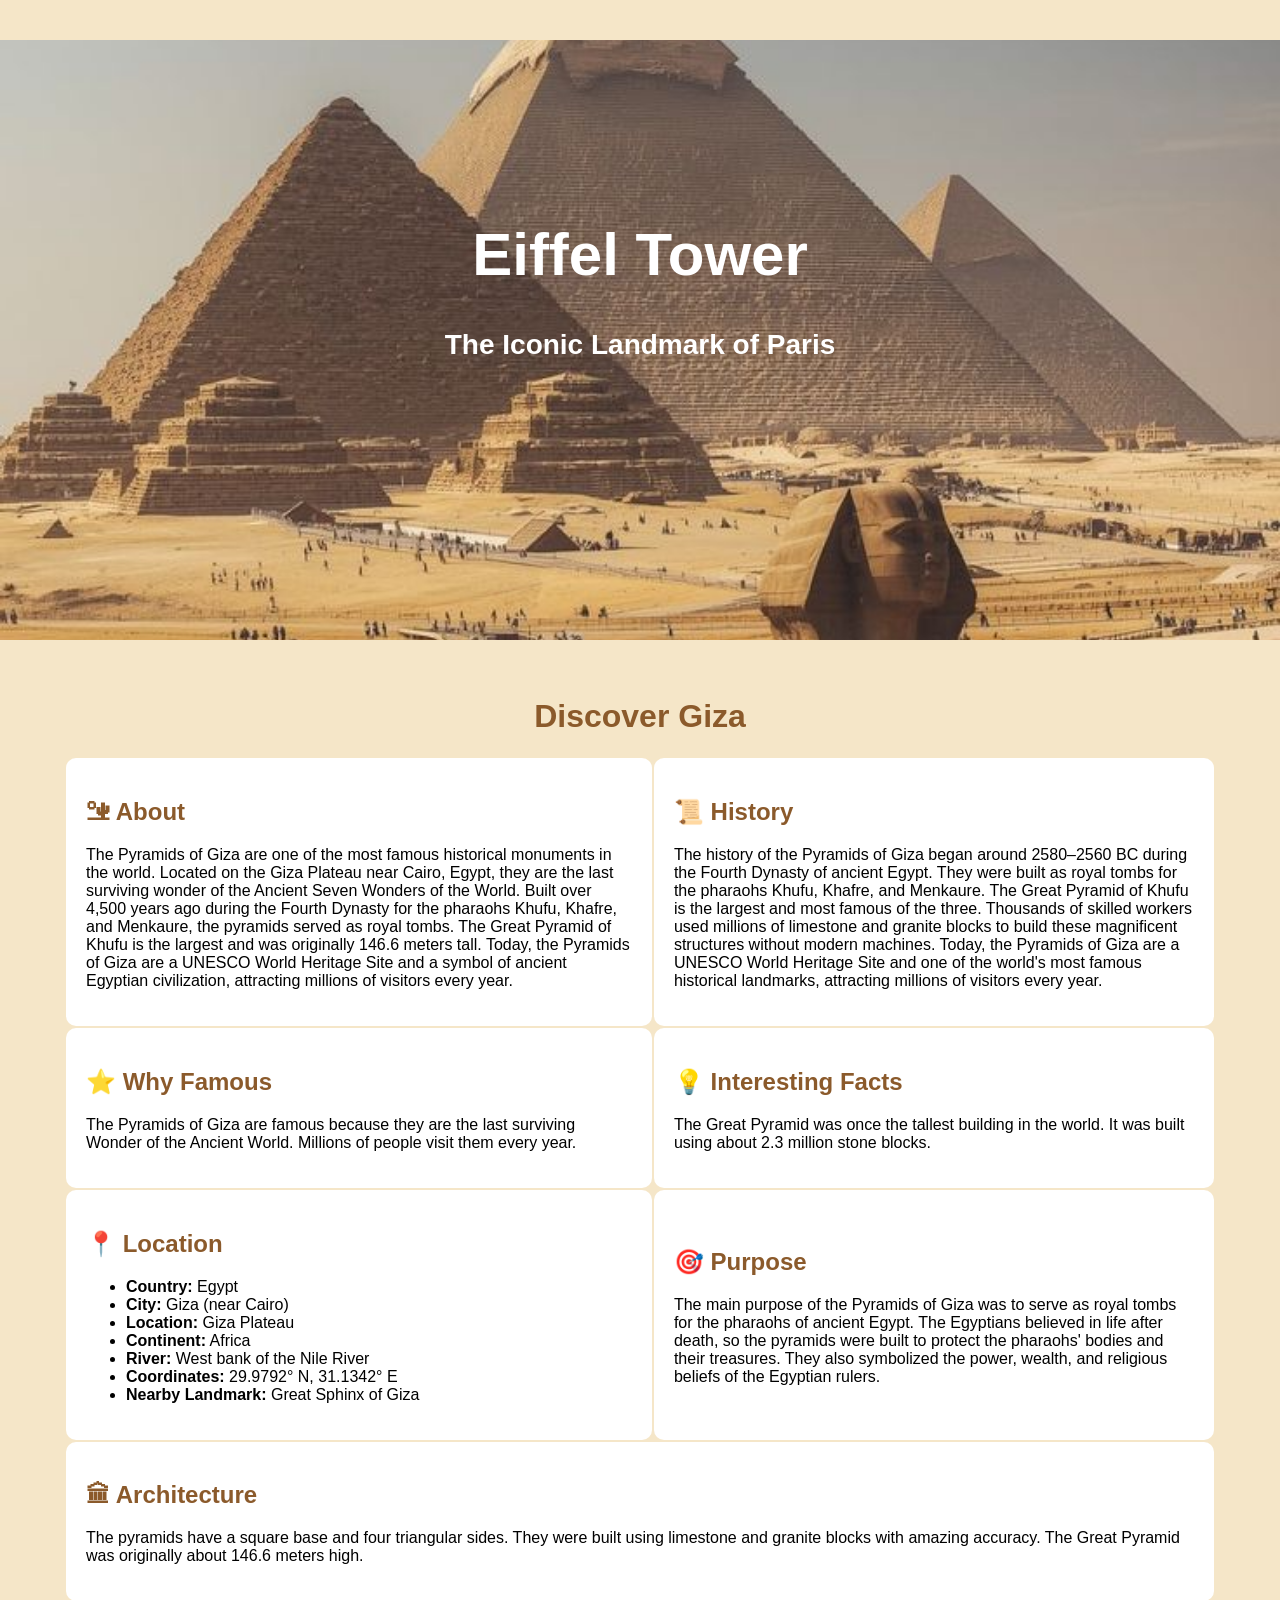
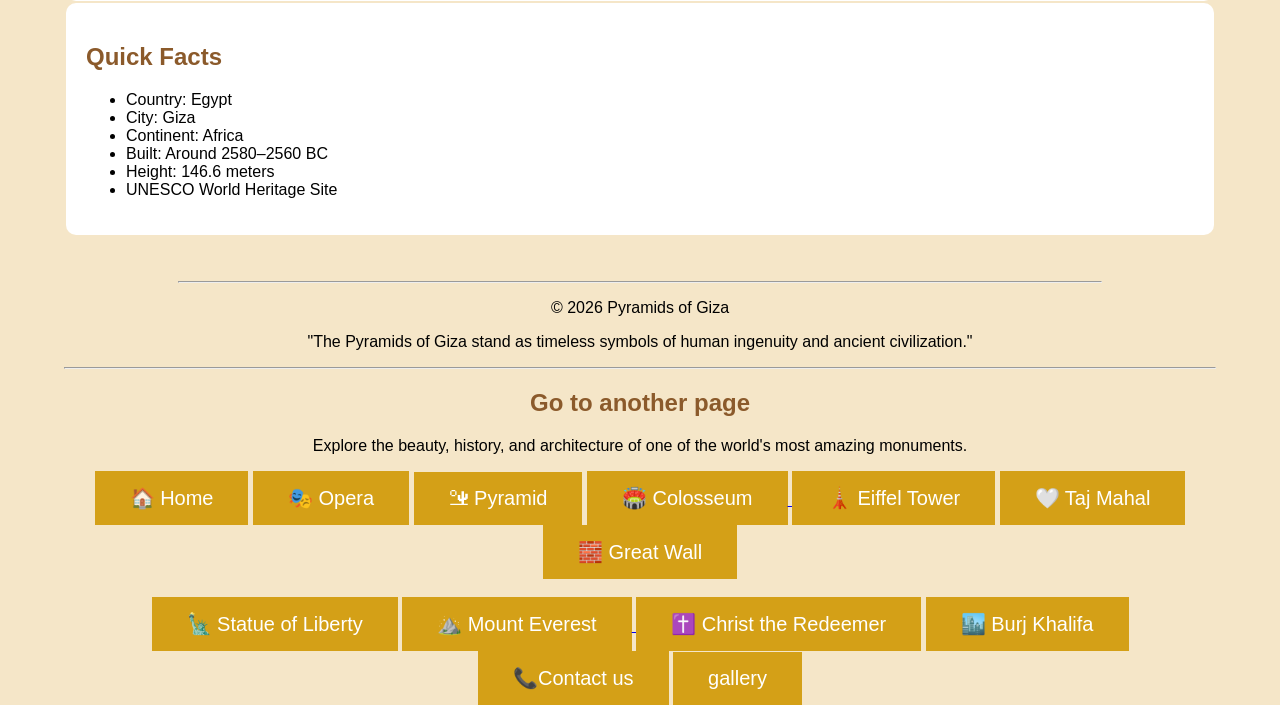
<file: Major attraction/resources/pages/pyramid.html>
<!DOCTYPE html>
<html>

<head>

<title>Pyramids of Giza</title>

<style>

body{
    margin:0;
    background:#F5E6C8;
    font-family:Arial;
}

.hero{
    width:100%;
    height:600px;
    background-image:url("../images/pyramid.jpg");
    background-size:cover;
    background-position:center;
    text-align:center;
    color:white;
}

.hero h1{
    padding-top:180px;
    font-size:60px;
}

.hero h3{
    font-size:28px;
}

button{
    background:#D4A017;
    color:white;
    border:none;
    padding:15px 35px;
    font-size:20px;
}

button:hover{
    background:#8B5A2B;
}

.container{
    width:90%;
    margin:auto;
}

table{
    width:100%;
}

td{
    background:white;
    padding:20px;
    border-radius:10px;
}

h2{
    color:#8B5A2B;
}

</style>

</head>

<body>

<div class="hero">

<h1>Eiffel Tower</h1>

<h3>The Iconic Landmark of Paris</h3>

</div>

<br><br>

<div class="container">
    
<center>

<h1 style="color:#8B5A2B;">
Discover Giza
</h1>

</center>

<table cellpadding="15">

<tr>

<td>

<h2>🏜 About</h2>

<p>
The Pyramids of Giza are one of the most famous historical monuments in the world. Located on the Giza Plateau near Cairo, Egypt, they are the last surviving wonder of the Ancient Seven Wonders of the World. Built over 4,500 years ago during the Fourth Dynasty for the pharaohs Khufu, Khafre, and Menkaure, the pyramids served as royal tombs. The Great Pyramid of Khufu is the largest and was originally 146.6 meters tall. Today, the Pyramids of Giza are a UNESCO World Heritage Site and a symbol of ancient Egyptian civilization, attracting millions of visitors every year.
</p>

</td>

<td>

<h2>📜 History</h2>

<p>
The history of the Pyramids of Giza began around 2580–2560 BC during the Fourth Dynasty of ancient Egypt. They were built as royal tombs for the pharaohs Khufu, Khafre, and Menkaure. The Great Pyramid of Khufu is the largest and most famous of the three. Thousands of skilled workers used millions of limestone and granite blocks to build these magnificent structures without modern machines. Today, the Pyramids of Giza are a UNESCO World Heritage Site and one of the world's most famous historical landmarks, attracting millions of visitors every year.
</p>

</td>

</tr>
<td>

<h2>⭐ Why Famous</h2>

<p>
The Pyramids of Giza are famous because they are the last surviving
Wonder of the Ancient World. Millions of people visit them every year.
</p>

</td>

<td>

<h2>💡 Interesting Facts</h2>

<p>
The Great Pyramid was once the tallest building in the world.
It was built using about 2.3 million stone blocks.
</p>

</td>

</tr>

<tr>

<td>

<h2>📍 Location</h2>


<ul>
    <li><b>Country:</b> Egypt</li>
    <li><b>City:</b> Giza (near Cairo)</li>
    <li><b>Location:</b> Giza Plateau</li>
    <li><b>Continent:</b> Africa</li>
    <li><b>River:</b> West bank of the Nile River</li>
    <li><b>Coordinates:</b> 29.9792° N, 31.1342° E</li>
    <li><b>Nearby Landmark:</b> Great Sphinx of Giza</li>
</ul>

</p>

</td>

<td>

<h2>🎯 Purpose</h2>


<p>
The main purpose of the Pyramids of Giza was to serve as royal tombs for the
pharaohs of ancient Egypt. The Egyptians believed in life after death, so the
pyramids were built to protect the pharaohs' bodies and their treasures. They
also symbolized the power, wealth, and religious beliefs of the Egyptian rulers.
</p>


</td>

</tr>

<tr>

<td colspan="2">

<h2>🏛 Architecture</h2>

<p>
The pyramids have a square base and four triangular sides.
They were built using limestone and granite blocks with amazing accuracy.
The Great Pyramid was originally about 146.6 meters high.
</p>

</td>

</tr>

<tr>

<td colspan="2">

<h2>Quick Facts</h2>

<ul>
<li>Country: Egypt</li>
<li>City: Giza</li>
<li>Continent: Africa</li>
<li>Built: Around 2580–2560 BC</li>
<li>Height: 146.6 meters</li>
<li>UNESCO World Heritage Site</li>
</ul>

</td>

</tr>

</table>

<br><br>

<center>

<hr width="80%">

<p>
© 2026 Pyramids of Giza
</p>

<p>
"The Pyramids of Giza stand as timeless symbols of human ingenuity and ancient civilization."
</p>

</center>
<hr>

<center>
<div class="discover">
<h2>Go to another page</h2>
<p>
Explore the beauty, history, and architecture of one of the world's
most amazing monuments.
</p>

<a href="..//pages/index.html"><button>🏠 Home</button></a>
<a href="..//pages/opera.html"><button>🎭 Opera</button></a> 
<a href="..//pages/pyramid.html"><button>🏜 Pyramid</button></a> 
<a href="..//pages/colosseum.html"><button>🏟️ Colosseum</button>
</a> <a href="..//pages/eiffel.html"><button>🗼 Eiffel Tower</button></a> 
<a href="..//pages/tajmahal.html"><button>🤍 Taj Mahal</button></a> 
<a href="..//pages/greatwall.html"><button>🧱 Great Wall</button></a> <br><br>
 <a href="..//pages/liberty.html"><button>🗽 Statue of Liberty</button></a> 
 <a href="..//pages/mounteverest.html"><button>⛰️ Mount Everest</button>
</a> <a href="..//pages/redeemer.html"><button>✝️ Christ the Redeemer</button></a> 
<a href="..//pages/Burj-khalifa.html"><button>🏙️ Burj Khalifa</button></a>
<a href="..//pages/Contact-us.html"><button>📞Contact us</button></a>
<a href="..//pages/gallery.html"><button>gallery</button></a>
</center>
</div>

</div>

</body>

</html>
</file>
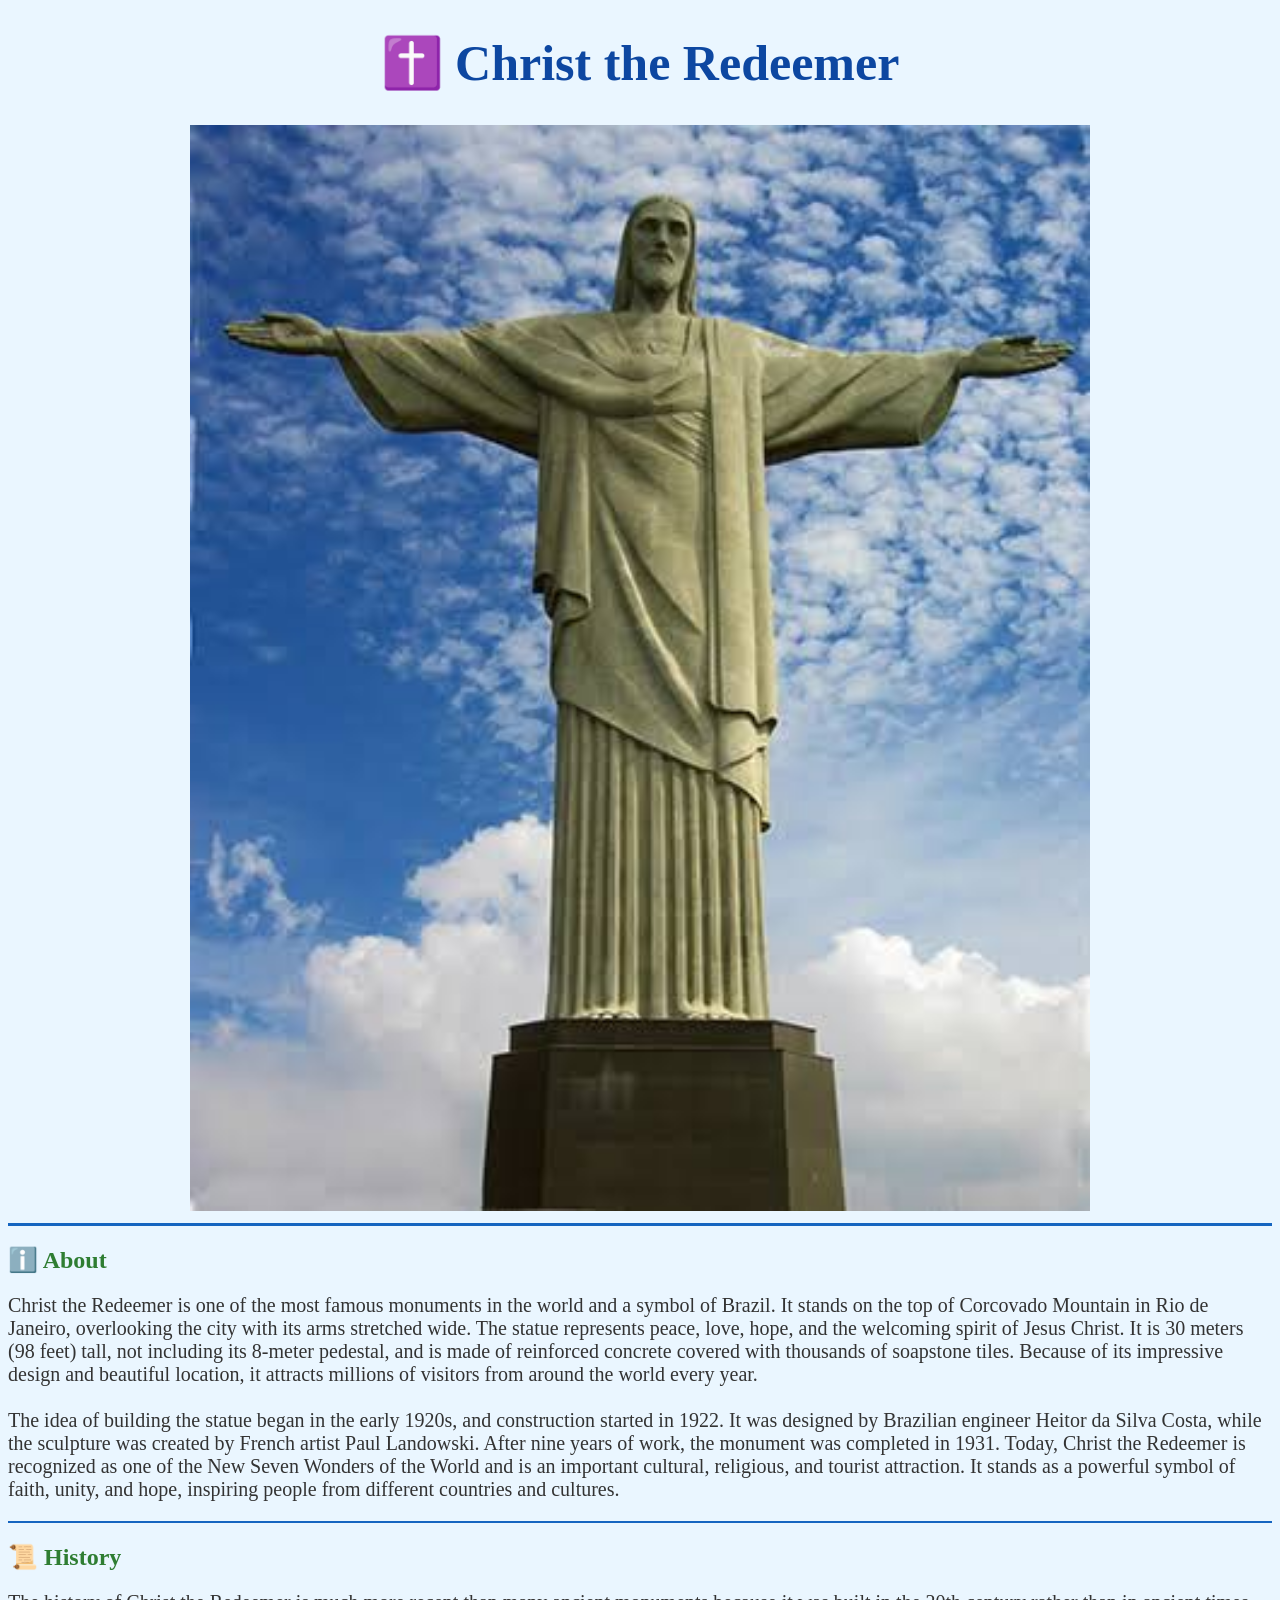
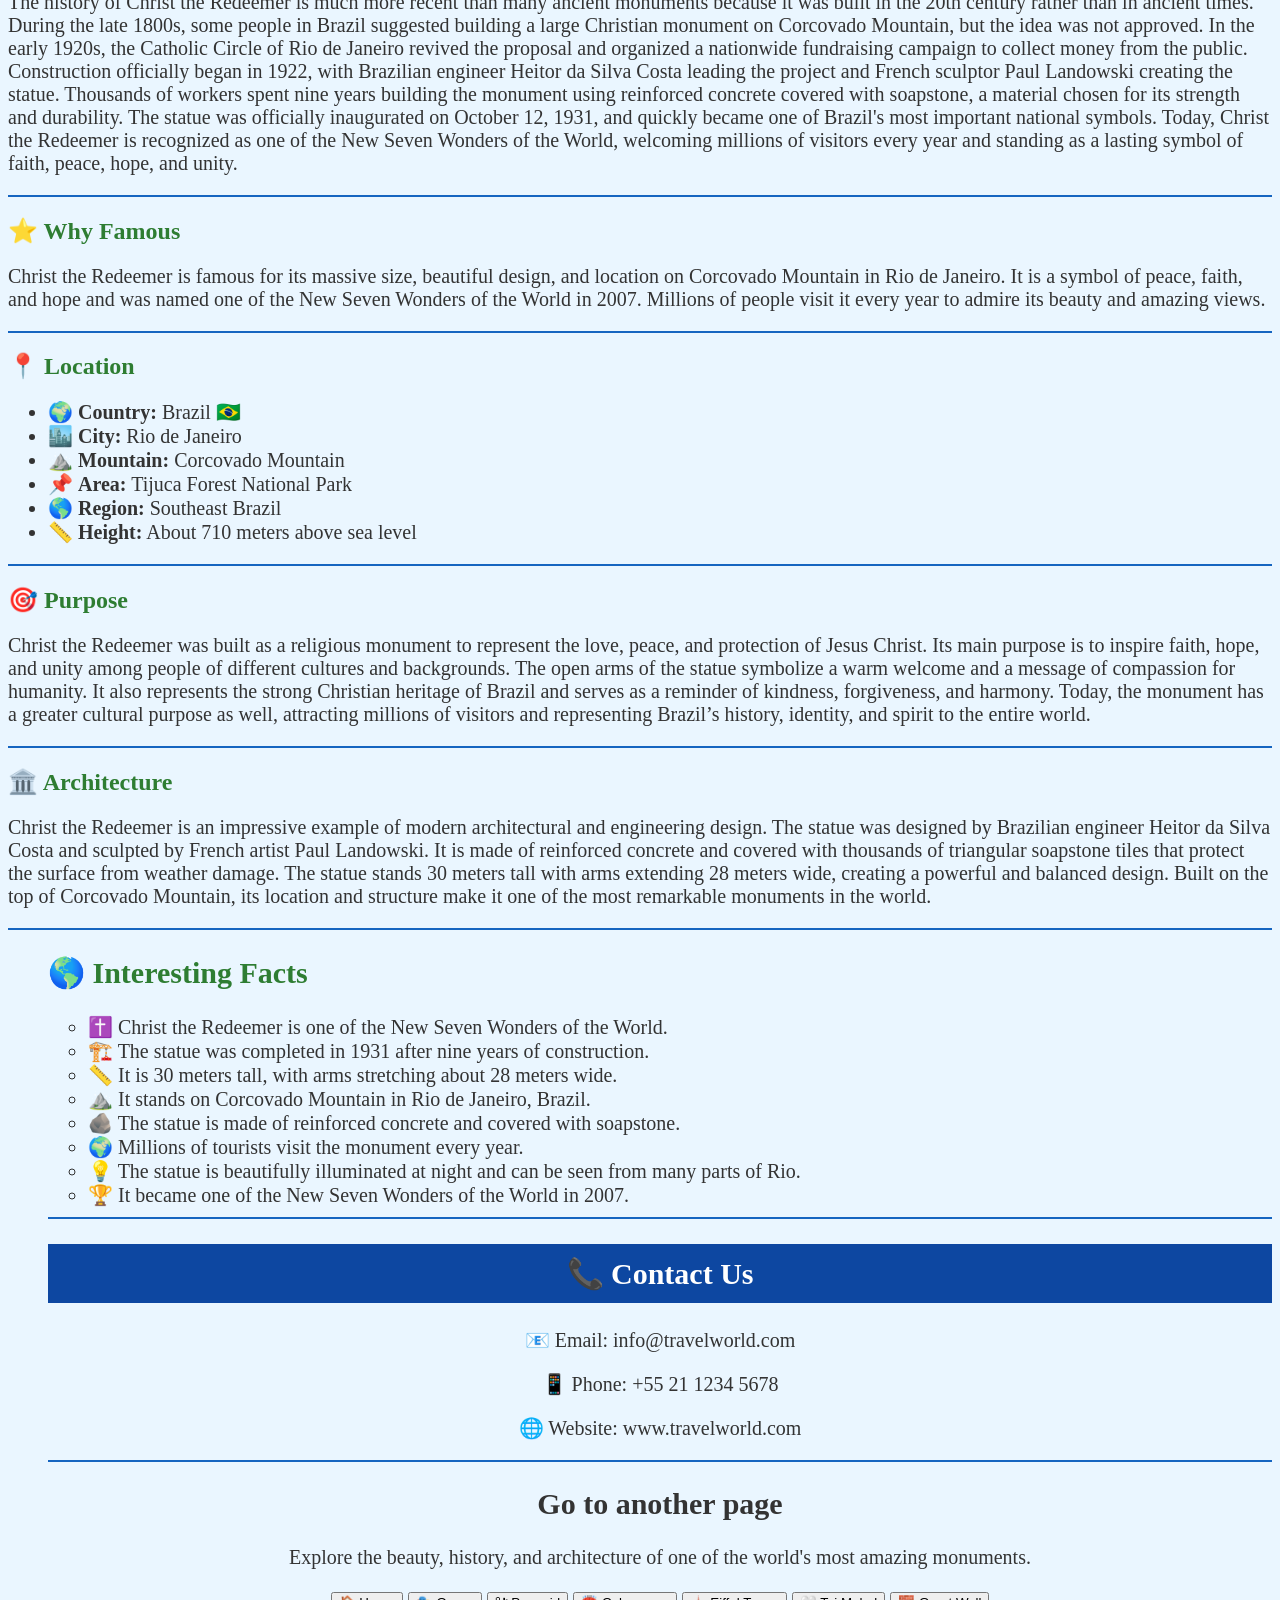
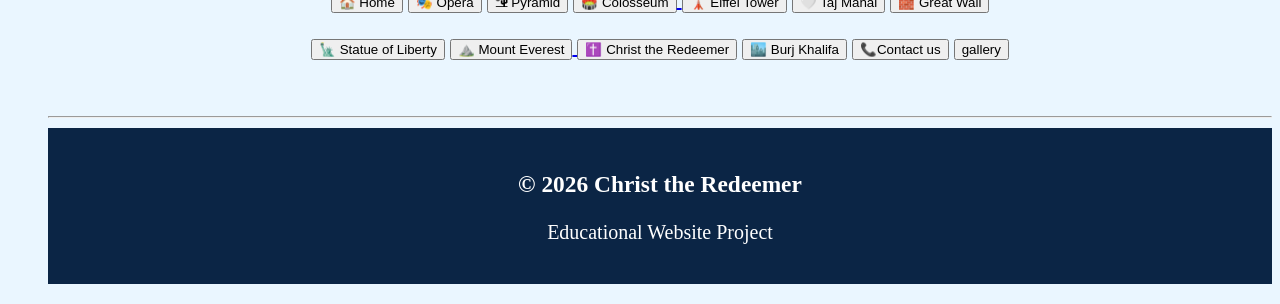
<file: Major attraction/resources/pages/redeemer.html>
<!DOCTYPE html>
<html>
<head>
    <title>Christ the Redeemer</title>
</head>

<body bgcolor="#EAF6FF">

    <!-- Heading -->
    <center>
        <h1 style="color:#0D47A1; font-size:50px;">
            ✝️ Christ the Redeemer
        </h1>

        <img src="..//images/Chirst-the-redeemer.jpg"
             alt="Christ the Redeemer"
             width="900">
    </center>

    <hr color="#1565C0" size="3">

    <!-- About -->
    <h2 style="color:#2E7D32;">ℹ️ About</h2>

    <p style="font-size:20px; color:#333333;">
       Christ the Redeemer is one of the most famous monuments in the world and a symbol of Brazil. It stands on the top of Corcovado Mountain in Rio de Janeiro, overlooking the city with its arms stretched wide. The statue represents peace, love, hope, and the welcoming spirit of Jesus Christ. It is 30 meters (98 feet) tall, not including its 8-meter pedestal, and is made of reinforced concrete covered with thousands of soapstone tiles. Because of its impressive design and beautiful location, it attracts millions of visitors from around the world every year.
<br><br>
The idea of building the statue began in the early 1920s, and construction started in 1922. It was designed by Brazilian engineer Heitor da Silva Costa, while the sculpture was created by French artist Paul Landowski. After nine years of work, the monument was completed in 1931. Today, Christ the Redeemer is recognized as one of the New Seven Wonders of the World and is an important cultural, religious, and tourist attraction. It stands as a powerful symbol of faith, unity, and hope, inspiring people from different countries and cultures.
    </p>

    <hr color="#1565C0">

    <!-- History -->
    <h2 style="color:#2E7D32;">📜 History</h2>

    <p style="font-size:20px; color:#333333;">
       The history of Christ the Redeemer is much more recent than many ancient monuments because it was built in the 20th century rather than in ancient times. During the late 1800s, some people in Brazil suggested building a large Christian monument on Corcovado Mountain, but the idea was not approved. In the early 1920s, the Catholic Circle of Rio de Janeiro revived the proposal and organized a nationwide fundraising campaign to collect money from the public. Construction officially began in 1922, with Brazilian engineer Heitor da Silva Costa leading the project and French sculptor Paul Landowski creating the statue. Thousands of workers spent nine years building the monument using reinforced concrete covered with soapstone, a material chosen for its strength and durability. The statue was officially inaugurated on October 12, 1931, and quickly became one of Brazil's most important national symbols. Today, Christ the Redeemer is recognized as one of the New Seven Wonders of the World, welcoming millions of visitors every year and standing as a lasting symbol of faith, peace, hope, and unity.
    </p>

    <hr color="#1565C0">

    <!-- Why Famous -->
    <h2 style="color:#2E7D32;">⭐ Why Famous</h2>

    <p style="font-size:20px; color:#333333;">
        Christ the Redeemer is famous for its massive size, beautiful design, and location on Corcovado Mountain in Rio de Janeiro. It is a symbol of peace, faith, and hope and was named one of the New Seven Wonders of the World in 2007. Millions of people visit it every year to admire its beauty and amazing views.
    </p>

    <hr color="#1565C0">

    <!-- Location -->
    <h2 style="color:#2E7D32;">📍 Location</h2>

<ul style="font-size:20px; color:#333333;">
    <li>🌍 <b>Country:</b> Brazil 🇧🇷</li>
    <li>🏙️ <b>City:</b> Rio de Janeiro</li>
    <li>⛰️ <b>Mountain:</b> Corcovado Mountain</li>
    <li>📌 <b>Area:</b> Tijuca Forest National Park</li>
    <li>🌎 <b>Region:</b> Southeast Brazil</li>
    <li>📏 <b>Height:</b> About 710 meters above sea level</li>
</ul>

    <hr color="#1565C0">

    <!-- Purpose -->
    <h2 style="color:#2E7D32;">🎯 Purpose</h2>

    <p style="font-size:20px; color:#333333;">
       Christ the Redeemer was built as a religious monument to represent the love, peace, and protection of Jesus Christ. Its main purpose is to inspire faith, hope, and unity among people of different cultures and backgrounds. The open arms of the statue symbolize a warm welcome and a message of compassion for humanity. It also represents the strong Christian heritage of Brazil and serves as a reminder of kindness, forgiveness, and harmony. Today, the monument has a greater cultural purpose as well, attracting millions of visitors and representing Brazil’s history, identity, and spirit to the entire world.
    </p>

    <hr color="#1565C0">

    <!-- Architecture -->
    <h2 style="color:#2E7D32;">🏛️ Architecture</h2>

    <p style="font-size:20px; color:#333333;">
        Christ the Redeemer is an impressive example of modern architectural and engineering design. The statue was designed by Brazilian engineer Heitor da Silva Costa and sculpted by French artist Paul Landowski. It is made of reinforced concrete and covered with thousands of triangular soapstone tiles that protect the surface from weather damage. The statue stands 30 meters tall with arms extending 28 meters wide, creating a powerful and balanced design. Built on the top of Corcovado Mountain, its location and structure make it one of the most remarkable monuments in the world.
    </p>

    <hr color="#1565C0">

    <!-- Interesting Facts -->
    <ul style="font-size:20px; color:#333333;">
        <h2 style="color:#2E7D32;">🌎 Interesting Facts</h2>

<ul style="font-size:20px; color:#333333;">
    <li>✝️ Christ the Redeemer is one of the New Seven Wonders of the World.</li>
    <li>🏗️ The statue was completed in 1931 after nine years of construction.</li>
    <li>📏 It is 30 meters tall, with arms stretching about 28 meters wide.</li>
    <li>⛰️ It stands on Corcovado Mountain in Rio de Janeiro, Brazil.</li>
    <li>🪨 The statue is made of reinforced concrete and covered with soapstone.</li>
    <li>🌍 Millions of tourists visit the monument every year.</li>
    <li>💡 The statue is beautifully illuminated at night and can be seen from many parts of Rio.</li>
    <li>🏆 It became one of the New Seven Wonders of the World in 2007.</li>
</ul>

    <hr color="#1565C0">

    <!-- Contact -->
    <center>
        <h2 style="background:#0D47A1; color:white; padding:12px;">
            📞 Contact Us
        </h2>

        <p style="font-size:20px;">
            📧 Email: info@travelworld.com
        </p>

        <p style="font-size:20px;">
            📱 Phone: +55 21 1234 5678
        </p>

        <p style="font-size:20px;">
            🌐 Website: www.travelworld.com
        </p>
    </center>

    <hr color="#1565C0">

    

<center>
<div class="discover">
<h2>Go to another page</h2>
<p>
Explore the beauty, history, and architecture of one of the world's
most amazing monuments.
</p>

<a href="..//pages/index.html"><button>🏠 Home</button></a>
<a href="..//pages/opera.html"><button>🎭 Opera</button></a> 
<a href="..//pages/pyramid.html"><button>🏜 Pyramid</button></a> 
<a href="..//pages/colosseum.html"><button>🏟️ Colosseum</button>
</a> <a href="..//pages/eiffel.html"><button>🗼 Eiffel Tower</button></a> 
<a href="..//pages/tajmahal.html"><button>🤍 Taj Mahal</button></a> 
<a href="..//pages/greatwall.html"><button>🧱 Great Wall</button></a> <br><br>
 <a href="..//pages/liberty.html"><button>🗽 Statue of Liberty</button></a> 
 <a href="..//pages/mounteverest.html"><button>⛰️ Mount Everest</button>
</a> <a href="..//pages/redeemer.html"><button>✝️ Christ the Redeemer</button></a> 
<a href="..//pages/Burj-khalifa.html"><button>🏙️ Burj Khalifa</button></a>
<a href="..//pages/Contact-us.html"><button>📞Contact us</button></a>
<a href="..//pages/gallery.html"><button>gallery</button></a>
</center>
</div>
<br><br>
<hr>

<!-- Footer -->
    <center>
        <div style="background:#0B2545; color:white; padding:20px;">
            <h3>© 2026 Christ the Redeemer</h3>
            <p>Educational Website Project</p>
        </div>
    </center>

</body>
</html>
</file>
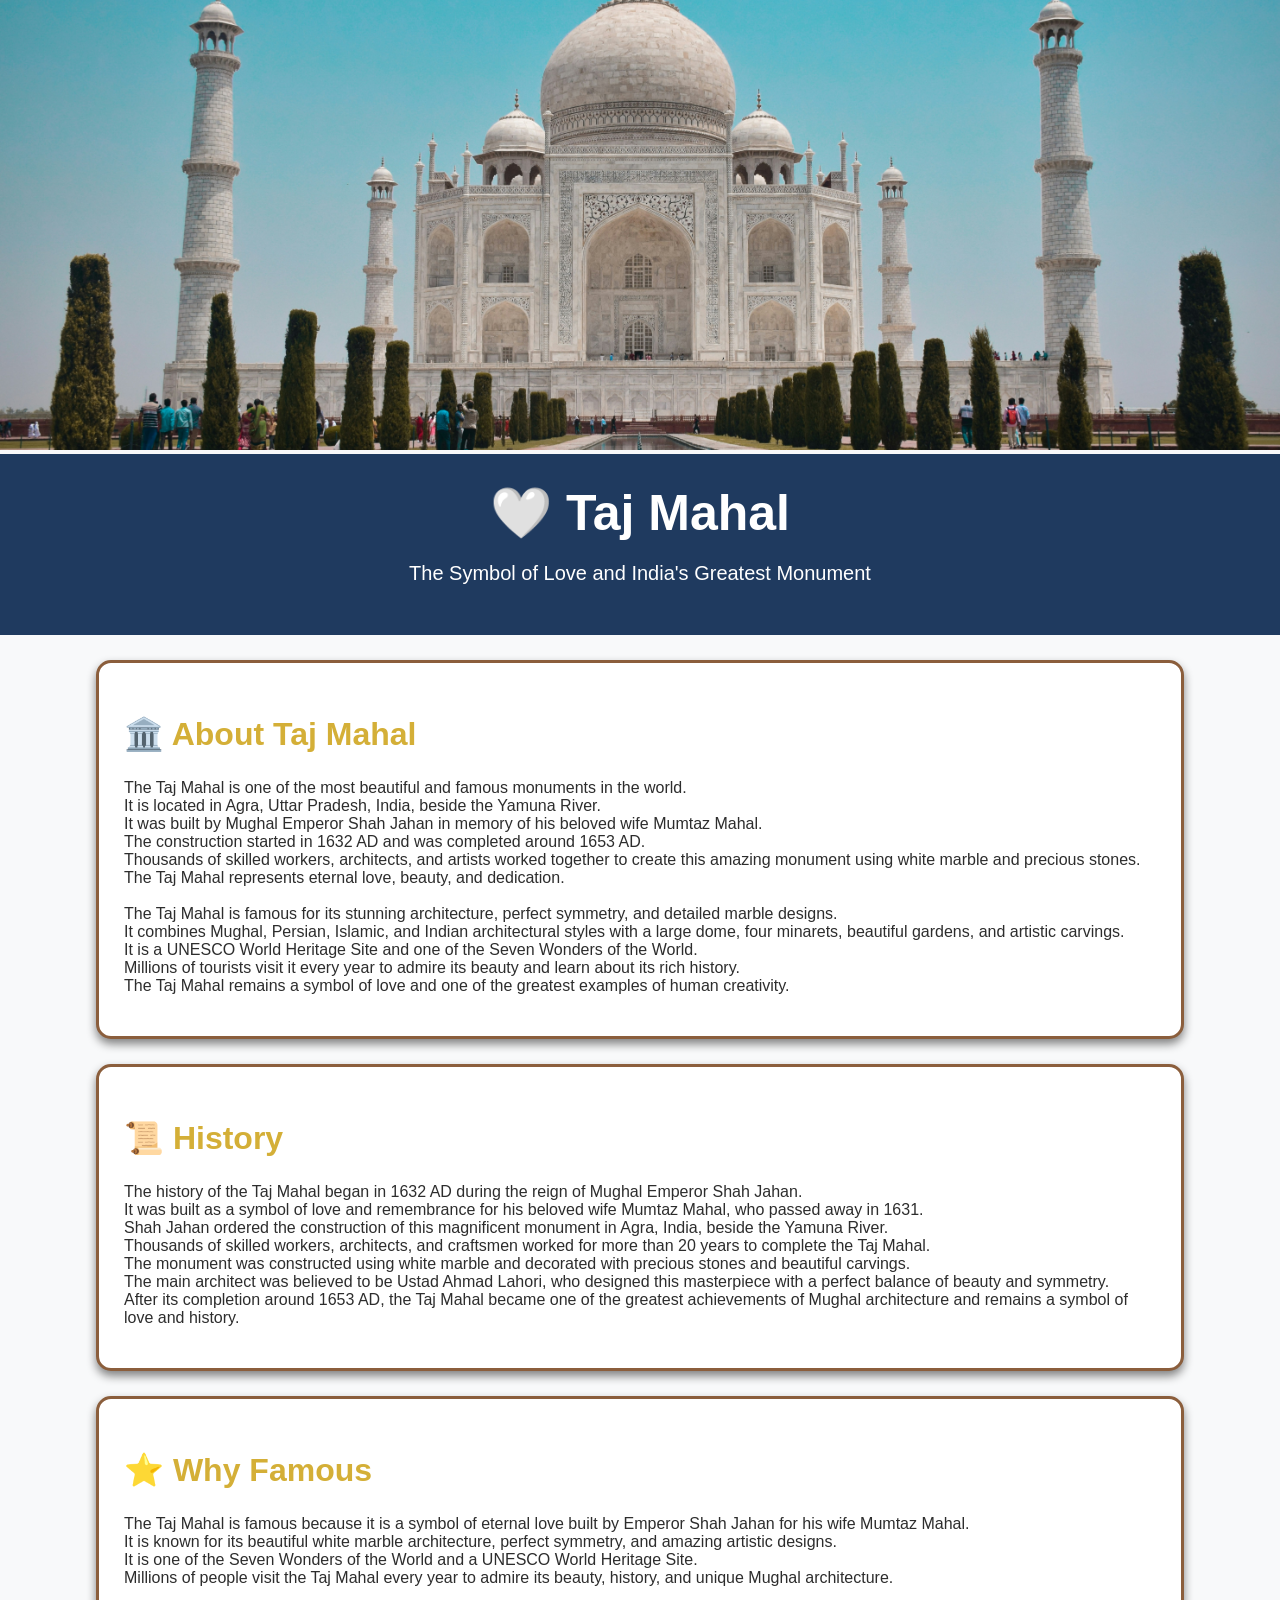
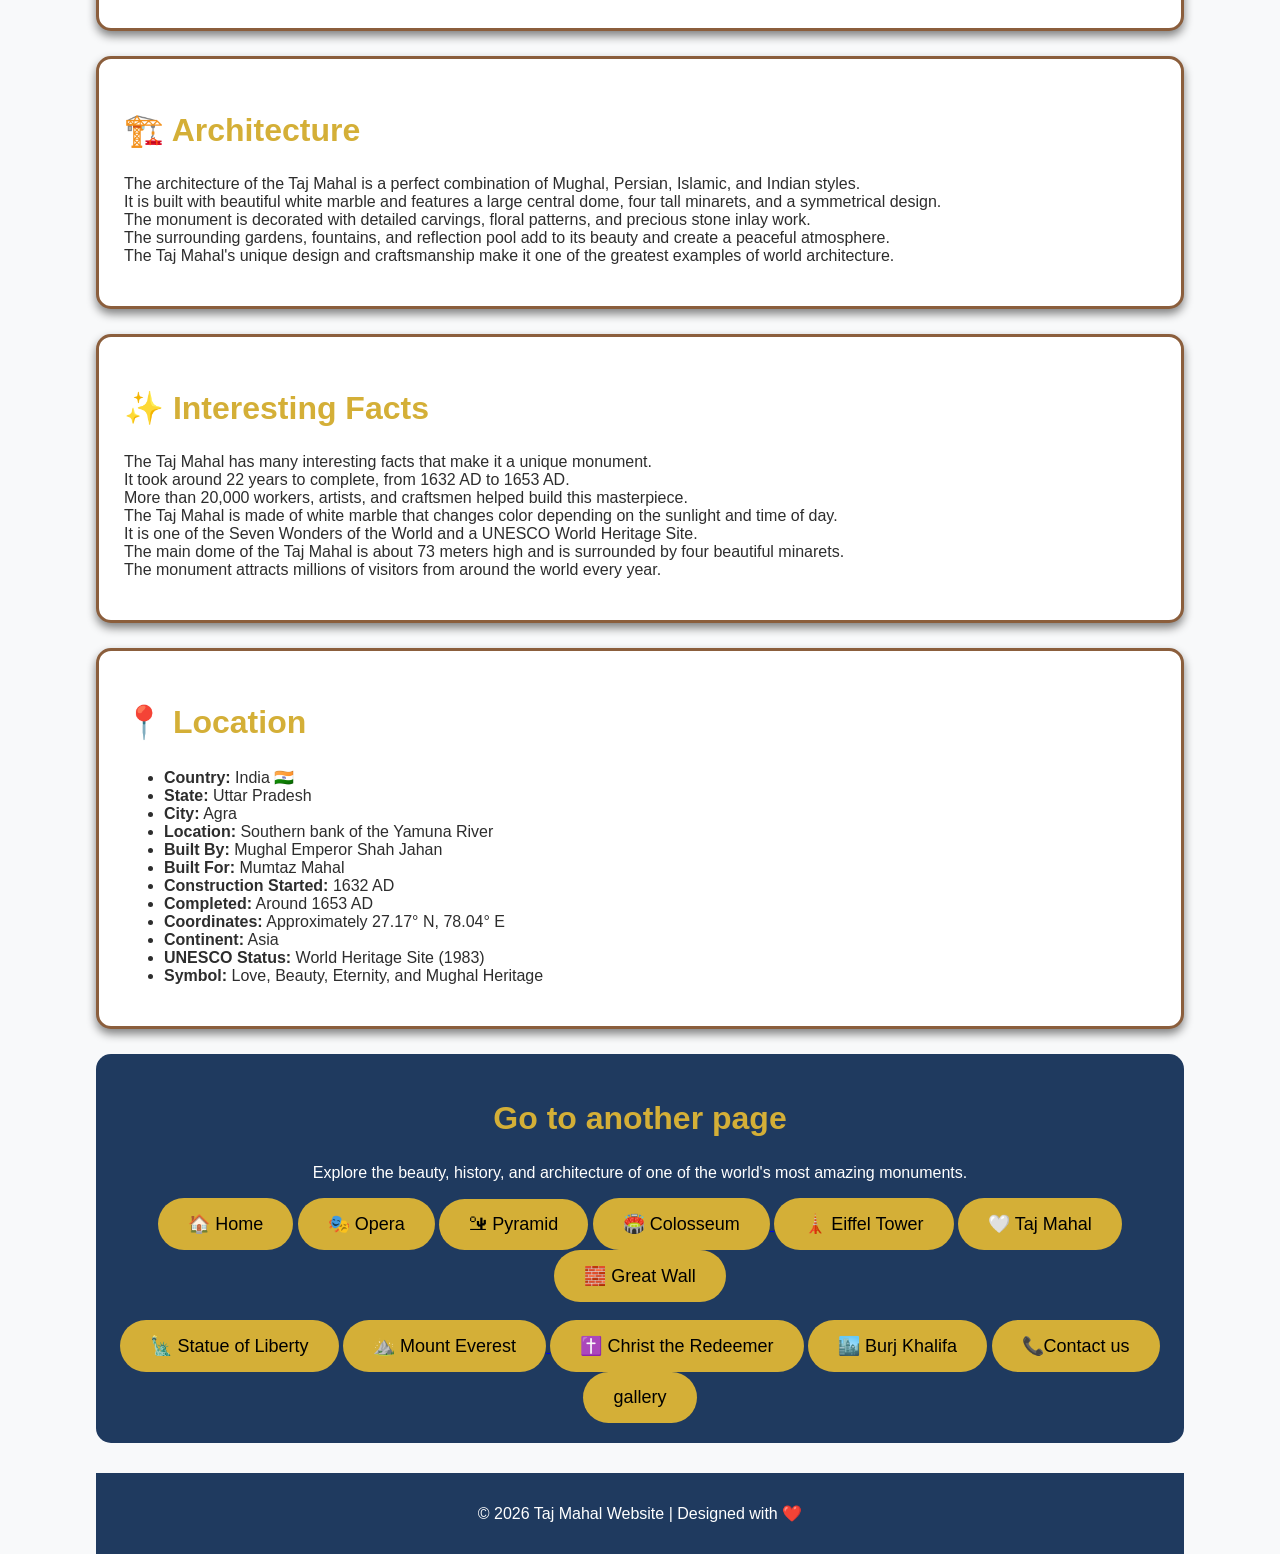
<file: Major attraction/resources/pages/tajmahal.html>
<!DOCTYPE html>
<html>
<head>
    <title>Taj Mahal - Wonder of India</title>

    <style>
        body {
            margin: 0;
            font-family: Arial, sans-serif;
            background: #F8F9FA;
            color: #2D2D2D;
        }

        header {
            background: #1F3A5F;
            color: white;
            text-align: center;
            padding: 30px;
        }

        header h1 {
            font-size: 50px;
            margin: 0;
        }

        header p {
            font-size: 20px;
        }

        .hero img {
            width: 100%;
            height: 450px;
            object-fit: cover;
        }

        .container {
            width: 85%;
            margin: auto;
        }

        .card {
            background: white;
            margin: 25px 0;
            padding: 25px;
            border-radius: 15px;
            border: 3px solid #8B5E3C;
            box-shadow: 0 5px 10px gray;
        }

        h2 {
            color: #D4AF37;
            font-size: 32px;
        }

        .discover {
            background: #1F3A5F;
            color: white;
            padding: 20px;
            text-align: center;
            border-radius: 15px;
            margin-bottom: 30px;
        }

        button {
            background: #D4AF37;
            border: none;
            padding: 15px 30px;
            border-radius: 30px;
            font-size: 18px;
            cursor: pointer;
        }

        button:hover {
            background: #8B5E3C;
            color: white;
        }

        footer {
            background: #1F3A5F;
            color: white;
            text-align: center;
            padding: 15px;
        }

    </style>
</head>


<body>

    <div class="hero">
    <img src="../images/tajmahal2.jpg" alt="Taj Mahal">
</div>

<header>
    <h1>🤍 Taj Mahal</h1>
    <p>The Symbol of Love and India's Greatest Monument</p>
</header>



<div class="container">


<div class="card">
<h2>🏛️ About Taj Mahal</h2>

<p>
The Taj Mahal is one of the most beautiful and famous monuments in the world.<br>
It is located in Agra, Uttar Pradesh, India, beside the Yamuna River.<br>
It was built by Mughal Emperor Shah Jahan in memory of his beloved wife Mumtaz Mahal.<br>
The construction started in 1632 AD and was completed around 1653 AD.<br>
Thousands of skilled workers, architects, and artists worked together to create this amazing monument using white marble and precious stones.<br>
The Taj Mahal represents eternal love, beauty, and dedication.<br><br>

The Taj Mahal is famous for its stunning architecture, perfect symmetry, and detailed marble designs.<br>
It combines Mughal, Persian, Islamic, and Indian architectural styles with a large dome, four minarets, beautiful gardens, and artistic carvings.<br>
It is a UNESCO World Heritage Site and one of the Seven Wonders of the World.<br>
Millions of tourists visit it every year to admire its beauty and learn about its rich history.<br>
The Taj Mahal remains a symbol of love and one of the greatest examples of human creativity.
</p>
</div>


<div class="card">
<h2>📜 History</h2>
<p>
The history of the Taj Mahal began in 1632 AD during the reign of Mughal Emperor Shah Jahan.<br>
It was built as a symbol of love and remembrance for his beloved wife Mumtaz Mahal, who passed away in 1631.<br>
Shah Jahan ordered the construction of this magnificent monument in Agra, India, beside the Yamuna River.<br>
Thousands of skilled workers, architects, and craftsmen worked for more than 20 years to complete the Taj Mahal.<br>
The monument was constructed using white marble and decorated with precious stones and beautiful carvings.<br>
The main architect was believed to be Ustad Ahmad Lahori, who designed this masterpiece with a perfect balance of beauty and symmetry.<br>
After its completion around 1653 AD, the Taj Mahal became one of the greatest achievements of Mughal architecture and remains a symbol of love and history.
</p>
</div>


<div class="card">
<h2>⭐ Why Famous</h2>
<p>
The Taj Mahal is famous because it is a symbol of eternal love built by Emperor Shah Jahan for his wife Mumtaz Mahal.<br>
It is known for its beautiful white marble architecture, perfect symmetry, and amazing artistic designs.<br>
It is one of the Seven Wonders of the World and a UNESCO World Heritage Site.<br>
Millions of people visit the Taj Mahal every year to admire its beauty, history, and unique Mughal architecture.
</p>
</div>

<div class="card">
<h2>🏗️ Architecture</h2>
<p>
The architecture of the Taj Mahal is a perfect combination of Mughal, Persian, Islamic, and Indian styles.<br>
It is built with beautiful white marble and features a large central dome, four tall minarets, and a symmetrical design.<br>
The monument is decorated with detailed carvings, floral patterns, and precious stone inlay work.<br>
The surrounding gardens, fountains, and reflection pool add to its beauty and create a peaceful atmosphere.<br>
The Taj Mahal's unique design and craftsmanship make it one of the greatest examples of world architecture.
</p>
</div>


<div class="card">
<h2>✨ Interesting Facts</h2>
<p>
The Taj Mahal has many interesting facts that make it a unique monument.<br>
It took around 22 years to complete, from 1632 AD to 1653 AD.<br>
More than 20,000 workers, artists, and craftsmen helped build this masterpiece.<br>
The Taj Mahal is made of white marble that changes color depending on the sunlight and time of day.<br>
It is one of the Seven Wonders of the World and a UNESCO World Heritage Site.<br>
The main dome of the Taj Mahal is about 73 meters high and is surrounded by four beautiful minarets.<br>
The monument attracts millions of visitors from around the world every year.
</p>
</div>


<div class="card">
<h2>📍 Location</h2>
<ul>
    <li><b>Country:</b> India 🇮🇳</li>
    <li><b>State:</b> Uttar Pradesh</li>
    <li><b>City:</b> Agra</li>
    <li><b>Location:</b> Southern bank of the Yamuna River</li>
    <li><b>Built By:</b> Mughal Emperor Shah Jahan</li>
    <li><b>Built For:</b> Mumtaz Mahal</li>
    <li><b>Construction Started:</b> 1632 AD</li>
    <li><b>Completed:</b> Around 1653 AD</li>
    <li><b>Coordinates:</b> Approximately 27.17° N, 78.04° E</li>
    <li><b>Continent:</b> Asia</li>
    <li><b>UNESCO Status:</b> World Heritage Site (1983)</li>
    <li><b>Symbol:</b> Love, Beauty, Eternity, and Mughal Heritage</li>
</ul>
</div>


<div class="discover">
<h2>Go to another page</h2>
<p>
Explore the beauty, history, and architecture of one of the world's
most amazing monuments.
</p>

<a href="..//pages/index.html"><button>🏠 Home</button></a>
<a href="..//pages/opera.html"><button>🎭 Opera</button></a> 
<a href="..//pages/pyramid.html"><button>🏜 Pyramid</button></a> 
<a href="..//pages/colosseum.html"><button>🏟️ Colosseum</button>
</a> <a href="..//pages/eiffel.html"><button>🗼 Eiffel Tower</button></a> 
<a href="..//pages/tajmahal.html"><button>🤍 Taj Mahal</button></a> 
<a href="..//pages/greatwall.html"><button>🧱 Great Wall</button></a> <br><br>
 <a href="..//pages/liberty.html"><button>🗽 Statue of Liberty</button></a> 
 <a href="..//pages/mounteverest.html"><button>⛰️ Mount Everest</button>
</a> <a href="..//pages/redeemer.html"><button>✝️ Christ the Redeemer</button></a> 
<a href="..//pages/Burj-khalifa.html"><button>🏙️ Burj Khalifa</button></a>
<a href="..//pages/Contact-us.html"><button>📞Contact us</button></a>
<a href="..//pages/gallery.html"><button>gallery</button></a>

</div>


<footer>
<p>© 2026 Taj Mahal Website | Designed with ❤️</p>
</footer>


</body>
</html>
</file>
<file: Major attraction/resources/css/homepage.css>
body{
    margin:0;
    background-color:#bfe8f9;
    font-family:Arial, sans-serif;
}

/* Banner */

.banner{
    width:100%;
    height:400px;
    display:block;
}

/* Welcome */

.welcome{
    text-align:center;
    color:#003366;
    font-size:45px;
    margin-top:30px;
}

/* Paragraph */

.N{
    text-align:center;
    font-size:22px;
    color:#333;
    line-height:35px;
    width:80%;
    margin:20px auto;
}

/* Title */

.title{
    text-align:center;
    color:#003366;
    font-size:45px;
    margin-top:40px;
}

/* Places */

.places{
    text-align:center;
    margin-top:20px;
}

/* Each Place */

.place{
    display:inline-block;
    width:400px;
    margin:25px;
    text-align:center;
    vertical-align:top;
}

.place h2{
    font-size:28px;
    color:#222;
}

/* Images */

.place img{
    width:400px;
    height:400px;
    border-radius:8px;
}

/* Links */

.place a{
    color:#0000EE;
    font-size:20px;
    text-decoration:underline;
}

.place a:hover{
    color:red;
}
</file>
